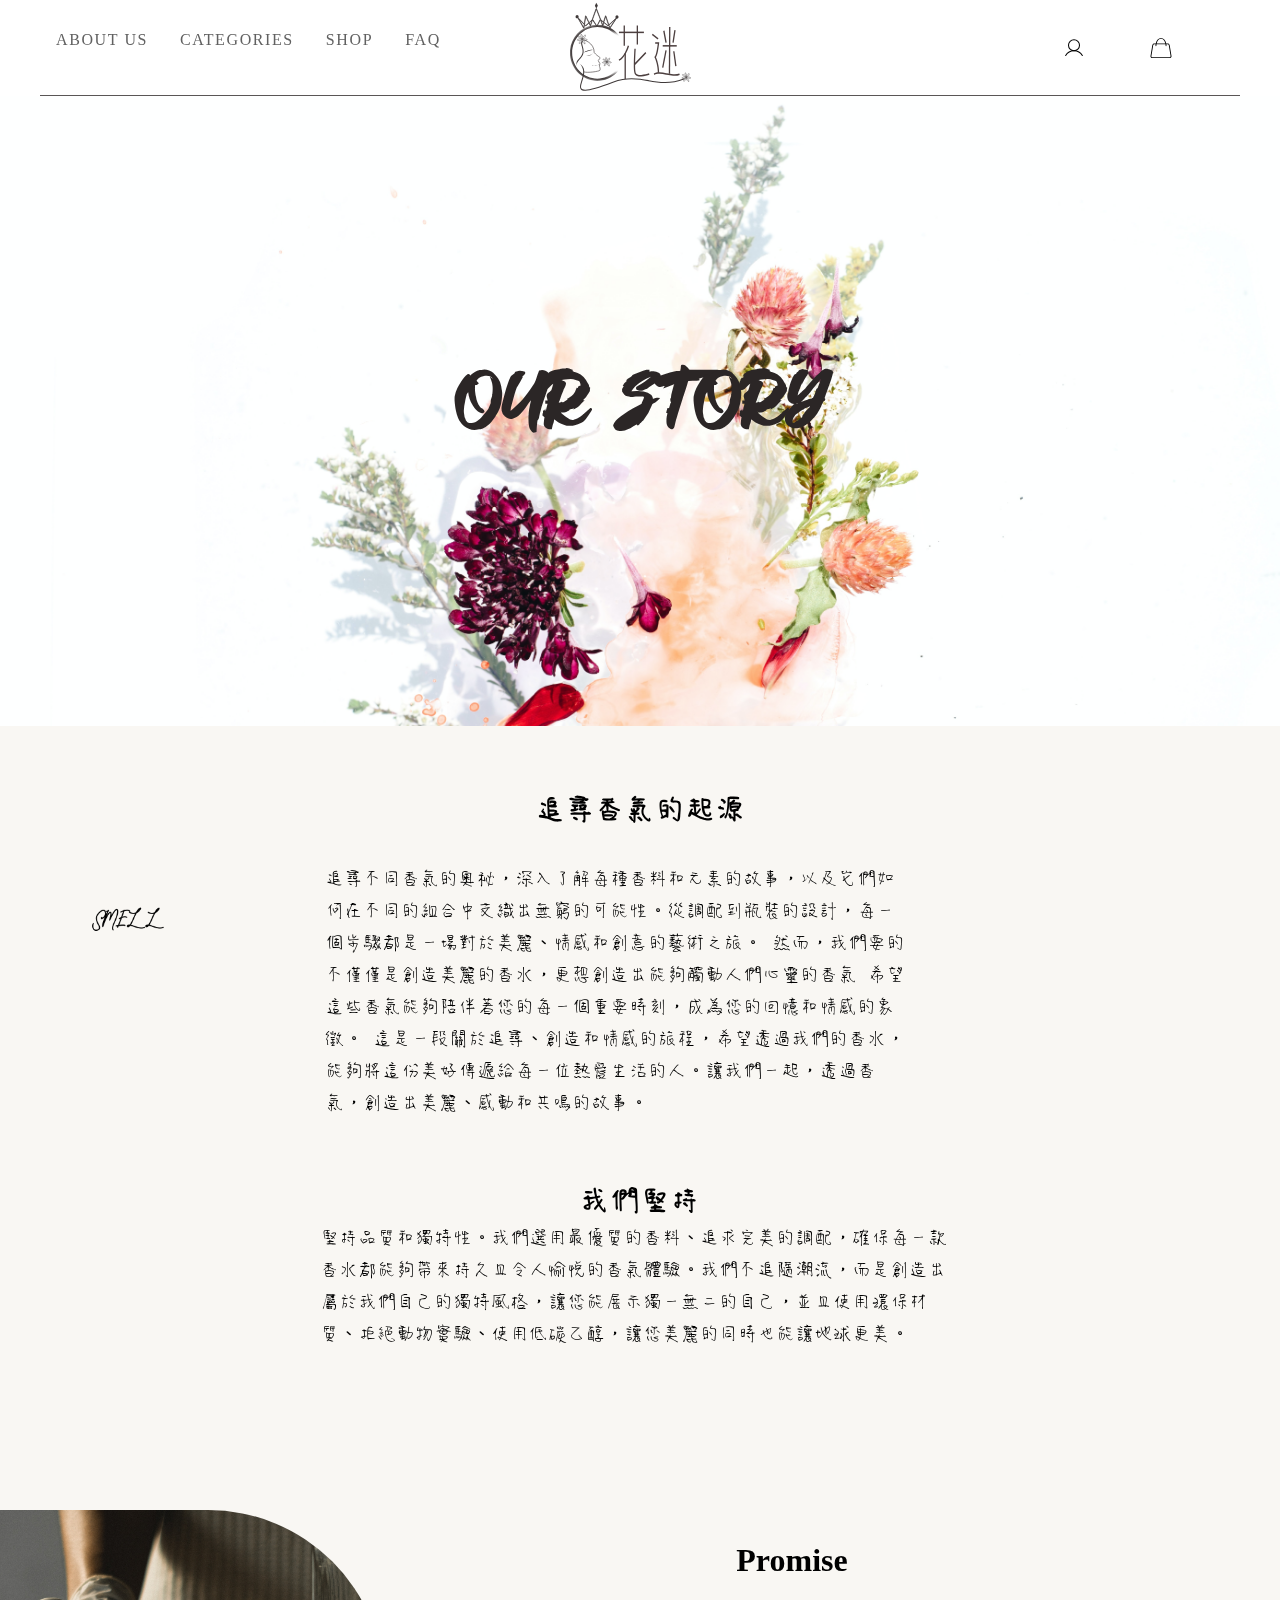
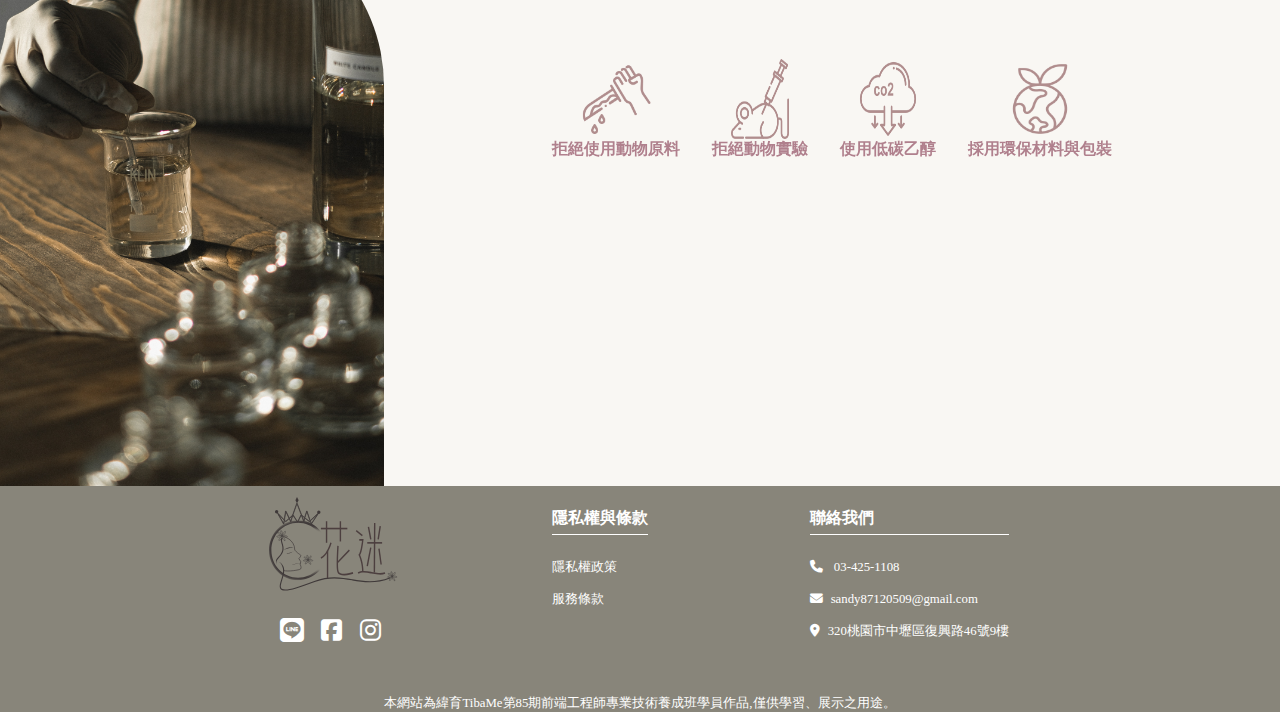
<file: html/about_us.html>
<!DOCTYPE html>
<html lang="en">
  <head>
    <meta charset="UTF-8">
    <meta name="viewport" content="width=device-width, initial-scale=1.0">
    <title>關於我們</title>
    <link rel="icon" href="../RWD_pic/logo.svg">
    <link rel="stylesheet" href="../css/common.css">
    <link rel="stylesheet"
      href="https://cdnjs.cloudflare.com/ajax/libs/font-awesome/6.4.2/css/all.min.css">
      <link href="https://unpkg.com/aos@2.3.1/dist/aos.css" rel="stylesheet">
      <script src="https://unpkg.com/aos@2.3.1/dist/aos.js"></script>
    <style>
      @font-face {
      font-family: 'Foxlite';
      src: url(../css/Foxlite\ Script.woff) format("woff");
      }

      @font-face {
        font-family: 'JasonHandwriting5';
        src: url(../css/JasonHandwriting5.woff) format("woff");
      }

        .title{
            width: 100%;
            height: 70vh;
            color: #2b2626;
            font-size: 6vmin;
            display: flex;
            flex-direction: column;
            justify-content: center;
            align-items: center;
            background-image: url(../RWD_pic/evie-s-XjX3Ju1jFfU-unsplash.jpg);
            background-size: cover;
            line-height: 4rem;
            position: sticky;
            top: -1px;
        }
        .title h2{
          font-family: 'Foxlite';
        }
        .bg h3{
          font-family: 'JasonHandwriting5','Noto Serif TC', serif;
        }
       
        .about_content{
          width: 100%;
          background-color: #f9f6f2eb;
          overflow: hidden;
          position: relative;
          z-index: 1;
          font-size: 1.6rem;
        }
    
        .part1{
          max-width: 900px;
          margin: auto;
          padding-top: 2rem;
        }
        .part1 img{
          width: 20%;
          float:right;
          vertical-align: top;
        }
        .artical{
          width: 70%;
          margin: auto;
          padding-right: 4%;
          line-height: 2rem;
        }
        .artical p{
          font-size: 1.2rem;
          font-family: 'JasonHandwriting5','Noto Serif TC', serif;
          width: 100%;
          margin: auto;
          font-weight: 500;
        }
        .part1 .smell{
          position: absolute;
          left: 0;
          top: 10rem;
        }
        .part1 h3{
          margin: 2rem 0;
          text-align: center;
          position: relative;
        }
  

        .part2{
          width: 100%;
          margin: auto;
          display: flex;
          flex-direction: column;
          align-items: center;
        }
   
        .part2 h3{
          margin-top: 3rem;
        }
        .part2 p{
          width: 50%;
          margin: 0 auto;
          line-height: 2rem;
          font-family: 'JasonHandwriting5','Noto Serif TC', serif;
          font-size: 1.2rem;
        }
        .part2 img{
          width: 50%;
        }
        .model{
          width: 15%;
          aspect-ratio: 1/0.8;
          background-color: #ffffff;
          position: absolute;
          padding-top: 0.5rem;
          text-align: center;
          font-size: 1rem;
          font-weight: 700;
        }
        .model:nth-of-type(1){
          left: 1%;
          top: 35%;
        }
        .model:nth-of-type(2){
          top: 50%;
          right: 1%;
        }
        .outer{
          width: 90%;
          height: 80%;
          margin: auto;
          margin-bottom: 0.2rem;
          background-size: cover;
        }
        .nature{
          background-image: url(../RWD_pic/nature_pic.jpg);
          
        }
        .flower{
          background-image: url(../RWD_pic/aedrian-AAyf8ThNAeA-unsplash.jpg);
        }

        .last_part{
          width: 100%;
          display: flex;
          margin-top: 10rem;
        }
        .last_part .pic{
          width: 30%;
          aspect-ratio: 1/1.5;
          border-radius: 0 11rem 0 0;
          background-image: url(../RWD_pic/radom_4.jpg);
          background-size: cover;
          background-position: center;
        }
        .last_part .content{
          width: 70%;
        }
        .last_part .content h4{
         font-size: 2rem;
         text-align: center;
         margin-top: 2rem;
         padding-right: 5rem;
        }
        .last_part .content ul{
          display: flex;
          justify-content: center;
        }
        .last_part .content li{
          height: 100%;
          font-size: 1rem;
          font-weight: 600;
          text-align: center;
          color: #b0808d;
          word-break: keep-all;
          margin: 5rem 1rem;
        }
        .content li img{
          width: 60%;
          margin: auto;
          height: 5rem;
          vertical-align: top;
        }
   


       @media screen and (max-width:776px) {
        .last_part .pic{
          width: 50%;
        }
        .last_part .content{
          width: 50%;
        }
        .last_part .content ul{
          display: flex;
          flex-direction: column;
          align-items: center;
        }
        .last_part .content li{
          margin:  0;
          padding: 1rem;
          font-size: 0.8rem;
        }
        .model{
          font-size: 0.6rem;
        }
        .model:nth-of-type(1){
         left: 1%;
          top: 0;
        }
        .model:nth-of-type(2){
         right: 1%;
          top: 40%;
        }
        
       }
    </style>
  </head>
  <body>
    <nav class="nav_main">
      <div class="nav_menu">
        <input type="checkbox" id="ham-menu">
        <label for="ham-menu">
          <div class="hb">
            <span></span>
            <span></span>
            <span></span>
          </div>
        </label>

        <div class="sub-menu">
          <ul>
            <li><a href="../html/about_us.html">ABOUT US</a></li>
            <li><a href="../html/Product.html">CATEGORIES</a></li>
            <li><a href="../html/Shop.html">SHOP</a></li>
            <li><a href="../html/FAQ.html">FAQ</a></li>
          </ul>
        </div>
      </div>
      <div class="header_pic">
        <div class="logo">
          <div class="logo_w">
            <a href="../html/index.html">
              <img src="../RWD_pic/logo.svg" alt="logo">
            </a>
          </div>
        </div>
        <div class="icon_nav">
          <div class="user_icon">
            <a href="../html/log-in.html"><img src="../RWD_pic/user-icon.svg"
                alt="user_icon"></a>
          </div>
          <div class="cart_icon">
            <input type="checkbox" id="bag_btn">
            <label for="bag_btn">
              <img src="../RWD_pic/bag-icon.svg" alt="shopping-bag">
            </label>
            <div class="cart_menu">
              <div class="cart_title">
                <h1>購物車</h1>
                <h2>SHOP CART</h2>
              </div>
              <div class="cart_area"><p>目前沒有東西</p></div>
              <a href="../html/shop-cart.html"><input type="button" value="前往結帳"></a>
            </div>
          </div>
        </div>
      </div>
    </nav>
    <div class="bg">
      <div class="title">
        <h2>OUR STORY</h2>
      </div>

      <div class="about_content">

        <div class="part1">

          <h3>追尋香氣的起源</h3>
          <img src="../RWD_pic/woman-7042516_1920.jpg" alt="" data-aos="fade-up"
          data-aos-offset="100"
          data-aos-easing="ease-in-sine">
          <div class="artical">
            <p>追尋不同香氣的奧祕，深入了解每種香料和元素的故事，以及它們如何在不同的組合中交織出無窮的可能性。從調配到瓶裝的設計，每一個步驟都是一場對於美麗、情感和創意的藝術之旅。
              然而，我們要的不僅僅是創造美麗的香水，更想創造出能夠觸動人們心靈的香氣
              希望這些香氣能夠陪伴著您的每一個重要時刻，成為您的回憶和情感的象徵。
              這是一段關於追尋、創造和情感的旅程，希望透過我們的香水，能夠將這份美好傳遞給每一位熱愛生活的人。讓我們一起，透過香氣，創造出美麗、感動和共鳴的故事。</p>
          </div>
          <img class="smell" src="../RWD_pic/SMELL.png" alt>
        </div>

        <div class="part2">
          <h3>我們堅持</h3>

          <p>堅持品質和獨特性。我們選用最優質的香料、追求完美的調配，確保每一款香水都能夠帶來持久且令人愉悅的香氣體驗。我們不追隨潮流，而是創造出屬於我們自己的獨特風格，讓您能展示獨一無二的自己，並且使用環保材質、拒絕動物實驗、使用低碳乙醇，讓您美麗的同時也能讓地球更美。</p>
          <div class="model"  data-aos="fade-right"
          data-aos-offset="100"
          data-aos-easing="ease-in-sine">
            <div class="outer nature" >
            </div>
            沉浸自然
          </div>
          <div class="model"  data-aos="fade-left"
          data-aos-offset="100"
          data-aos-easing="ease-in-sine">
            <div class="outer flower">
            </div>
            沉醉花香
          </div>
        </div>

        <div class="last_part">
          <div class="pic"></div>
          <div class="content">
            <h4>Promise</h4>
            <ul>
              <li>
                <img src="../RWD_pic/kill.png" alt=""><br>拒絕使用動物原料</li>
              <li>
                <img src="../RWD_pic/animal-test.png" alt=""><br>拒絕動物實驗</li>
              <li>
                <img src="../RWD_pic/carbon-dioxide.png" alt=""><br>使用低碳乙醇</li>
              <li>
                <img src="../RWD_pic/environment_earth_icon.png" alt=""><br>採用環保材料與包裝</li>
            </ul>
          </div>
        </div>
      </div>
    </div>

    <div class="footer">
      <div class="footer_main">
        <div class="icons">
          <img src="../RWD_pic/logo.svg" alt>
          <a href="#">
            <i class="fa-brands fa-line" style="color: #ffffff;"></i>
          </a>
          <a href="#">
            <i class="fa-brands fa-square-facebook" style="color: #ffffff;"></i>
          </a>
          <a href="#">
            <i class="fa-brands fa-instagram" style="color: #ffffff;"></i>
          </a>
        </div>
        <ul>
          <h3>隱私權與條款</h3>
          <li><a href="../html/privacy_terms.html">隱私權政策</a></li>
          <li><a href="../html/privacy_terms.html">服務條款</a></li>
        </ul>
        <ul>
          <h3>聯絡我們</h3>
          <li><i class="fa-solid fa-phone" style="color: #ffffff;"></i>
            03-425-1108</li>
          <li><i class="fa-solid fa-envelope" style="color: #ffffff;"></i>sandy87120509@gmail.com</li>
          <li><i class="fa-solid fa-location-dot" style="color: #ffffff;"></i>320桃園市中壢區復興路46號9樓</li>
        </ul>
      </div>
      <p>本網站為緯育TibaMe第85期前端工程師專業技術養成班學員作品,僅供學習、展示之用途。</p>
    </div>

    <script>
      AOS.init();
    </script>
  </body>
</html>
</file>
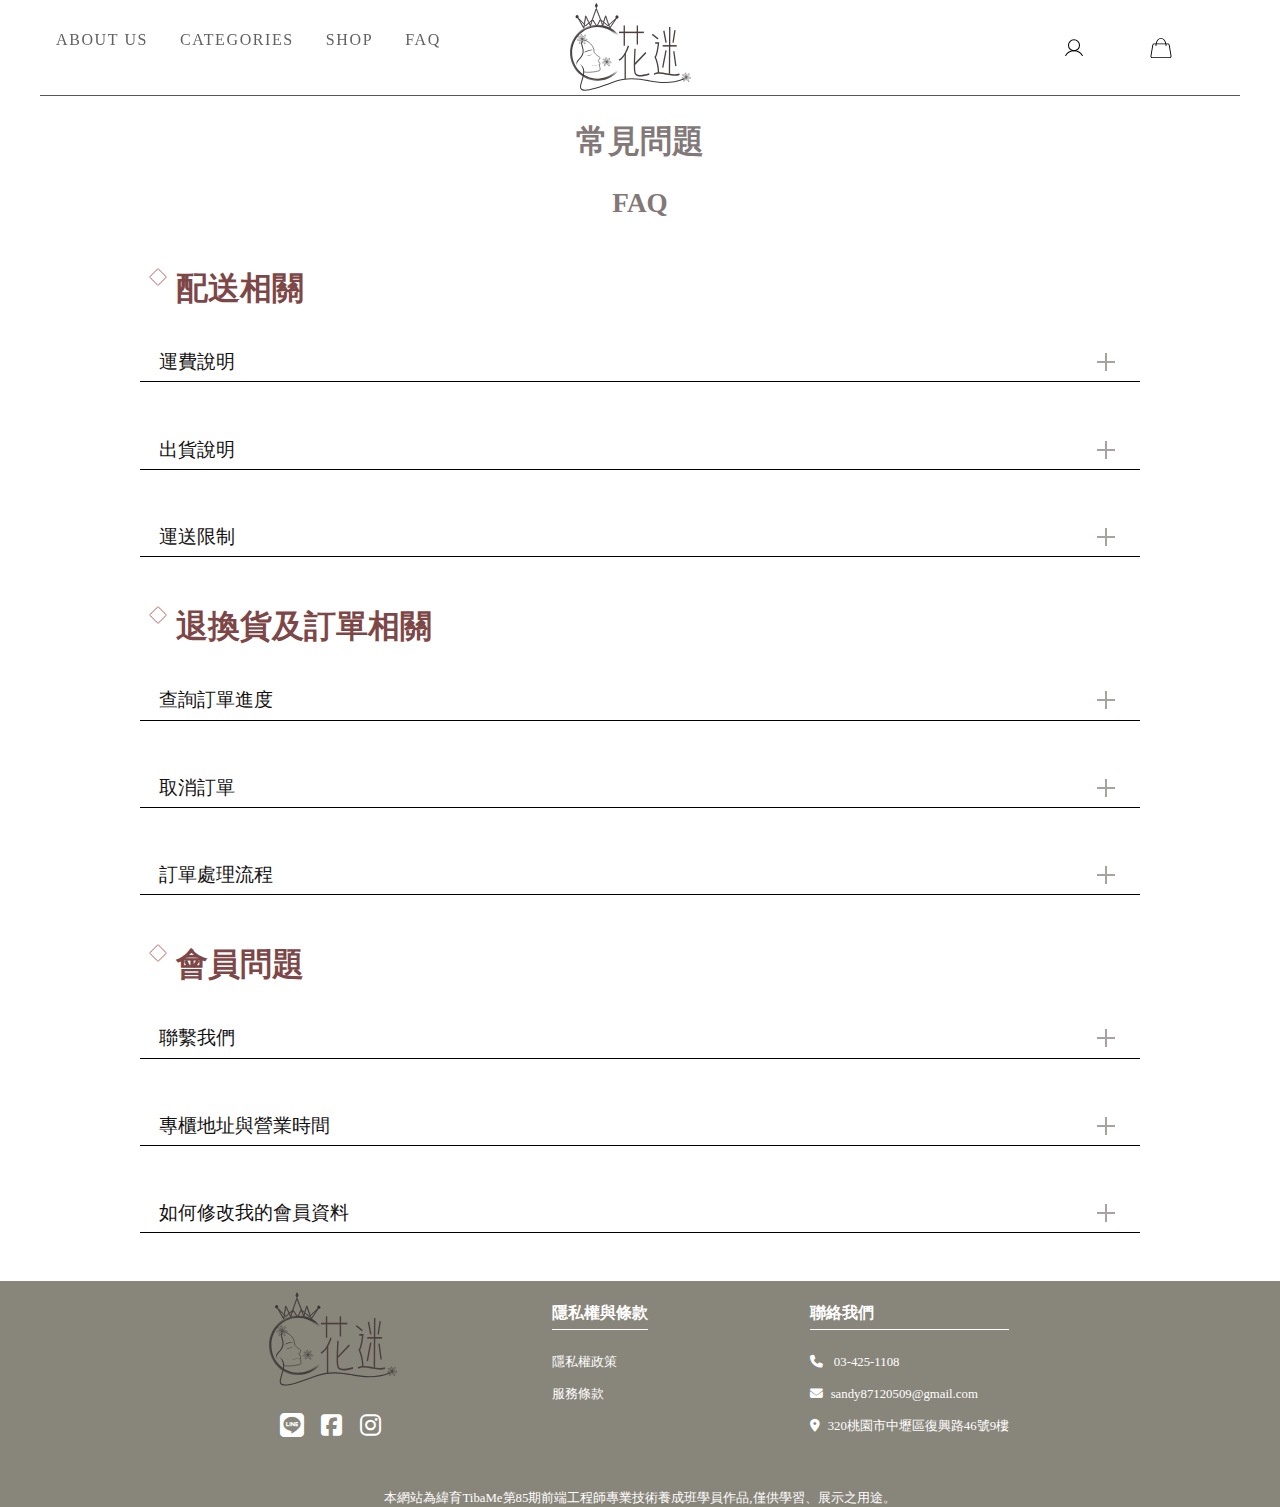
<file: html/FAQ.html>
<!DOCTYPE html>
<html lang="en">
<head>
    <meta charset="UTF-8">
    <meta name="viewport" content="width=device-width, initial-scale=1.0">
    <title>常見問題</title>
    <link rel="stylesheet" href="../css/common.css">
    <link rel="icon" href="../RWD_pic/logo.svg">
    <link rel="stylesheet" href="https://cdnjs.cloudflare.com/ajax/libs/font-awesome/6.4.2/css/all.min.css">
    <style>
 
 .qa input{
        display: none;
    }
   
    .qa-txt h1{
        color: #827878;
    }
    .qa-txt h2{
        color: #827878;
        margin-bottom: 3rem;
    }
   
    .qa h1{
        max-width: 1000px;
        margin: auto;
        padding-bottom: 2rem;
        color: #7d4747;
    }
    .qa h1 img{
        width: 20px;
        vertical-align: top;
        margin: 0 0.5rem;
    }
    .qa ul{
        max-width: 1000px;
        margin: auto;
    }
    .qa li{
        width: 100%;
        margin-bottom: 3rem; 
        border-bottom: 1px solid #000;

    }
    
    .title{
        width: 100%;
        display: flex;
        justify-content: space-between;
        align-items: center;
        font-size: 1.2rem;
        color: #141212;
        height: 1.8rem;
        padding:1.2rem;
        
        
    }

    .add_minus{
        width: 30px;
        height: 30px;
        position: relative;
    }
    .add_minus span{
        width: 60%;
        height: 2px;
        margin: auto;
        inset: 0;
        position: absolute;
        background-color: #a8a2a2;
    }
    .add_minus span:first-child{
        rotate: 90deg;
        transition: rotate .3s ;
    }
    .sub-menu_qa{
        width: 100%;
        display: none;
        padding: 1em;
        line-height: 2rem;
        color: #392d2d;
        font-size: 100%;
        background-color: #eae7e7f1;;
    }
    
   
    .qa input:checked ~ label span{
        rotate: 0deg;
        transition:rotate 0.3s;

    }

    .qa input:checked ~ .sub-menu_qa{
      
        display: block;
        background-color: #eae7e7f1;
        
    }
        .qa-txt{
            max-width: 1200px;
            margin: auto;
            text-align: center;        
            color: #181616;
        }
        .qa-txt h1{
            font-size: 2rem;
            margin: 1.5rem 0;
        }
        .qa-txt h2{
            font-size: 1.7rem;

        }
       
    </style>
</head>
<body>
   
    <nav class="nav_main">
        <div class="nav_menu">
          <input type="checkbox" id="ham-menu">
            <label for="ham-menu">
              <div class="hb">
                <span></span>
                <span></span>
                <span></span>
              </div>
            </label>
        
          <div class="sub-menu">
            <ul>
            <li><a href="../html/about_us.html">ABOUT US</a></li>
            <li><a href="../html/Product.html">CATEGORIES</a></li>
            <li><a href="../html/Shop.html">SHOP</a></li>
            <li><a href="../html/FAQ.html">FAQ</a></li>
            </ul>
          </div>
        </div>
        <div class="header_pic">
          <div class="logo">
            <div class="logo_w">
              <a href="../html/index.html">
                <img src="../RWD_pic/logo.svg" alt="logo">
              </a>
            </div>
          </div>
          <div class="icon_nav">
            <div class="user_icon">
              <a href="../html/log-in.html"><img src="../RWD_pic/user-icon.svg" alt="user_icon"></a>
            </div>
            <div class="cart_icon">
              <input type="checkbox" id="bag_btn">
              <label for="bag_btn">
                <img src="../RWD_pic/bag-icon.svg" alt="shopping-bag">
              </label>
              <div class="cart_menu">
                <div class="cart_title">
                  <h1>購物車</h1>
                  <h2>SHOP CART</h2>
                </div>
                <input type="button" value="前往結帳" >
              </div>
            </div>
          </div>
        </div>
      </nav>
     
        <div class="qa-txt">
            <h1>常見問題</h1>
            <h2>FAQ</h2>
        </div>
   
    

    <section class="qa">
        <h1><img src="../RWD_pic/diamond_thin_icon.png" alt="">配送相關</h1>
        <ul>
            <!-- 第一段 -->
            <li>
                <input type="checkbox" name="" id="freight">
                <label for="freight">
                    <div class="title">
                        <p>運費說明</p>
                    <div class="add_minus">
                        <span></span>
                        <span></span>
                    </div>
                    </div>
                </label>
                <ul class="sub-menu_qa">
                    <p>除網站上所標示之特別活動說明外，運費處理原則如下：
                        若滿足免運條件，購物袋內顯示之運費將於結帳流程扣除
                        單筆訂單金額折扣後滿2,000元，即享免運費服務(包含外島地區)。
                        單筆訂單金額折扣後未滿2,000元，需收運費100元(包含超商取件)。
                        下列外島送貨地址，「送貨到府」則需另再加收運費120元，其餘未列出之外島則尚未提供運送服務。
                        金門縣 : 金沙、金湖、金寧、金城、烈嶼(大膽島、二膽島除外)
                        連江縣 : 南竿、北竿、莒光、東引
                        澎湖縣 : 西嶼、湖西、馬公(虎井島、桶盤島除外)、白沙(大倉島、員貝嶼、鳥嶼、吉貝嶼除外)
                        臺東縣 : 綠島</p>
                </ul>
            </li>
            <!-- 第一段結束 -->
    <!-- 第二段 -->
            <li>
                <input type="checkbox" name="" id="ship">
                <label for="ship">
                    <div class="title">
                        <p>出貨說明</p>
                    <div class="add_minus">
                        <span></span>
                        <span></span>
                    </div>
                    </div>
                </label>
                <ul class="sub-menu_qa">
                    <p>配送方式
                        送貨到府、超商取貨。
                        出貨時間為正常營業日(不含法定例假日)。
                        上午12點前之訂單可於當日出貨，12點後的訂單於下單起1個工作日後出貨。
                        送貨到府時間僅供台灣本島地區做參考，外島配送需多加2-3個工作天。
                        除下列外島送貨地址，其餘未列出之外島則尚未提供運送服務。
                        金門縣 : 金沙、金湖、金寧、金城、烈嶼(大膽島、二膽島除外)
                        連江縣 : 南竿、北竿、莒光、東引
                        澎湖縣 : 西嶼、湖西、馬公(虎井島、桶盤島除外)、白沙(大倉島、員貝嶼、鳥嶼、吉貝嶼除外)
                        臺東縣 : 綠島
                        超商取貨僅限7-11、全家、萊爾富及OK之門市。
                        商品配送到指定超商門市時，會以簡訊通知取件。
                        外島地區到貨時間將比本島到貨時間晚1-2天。
                        超商取貨請務必於7日內(含例假日)前往指定門市取貨，超過時間超商會將包裹做退貨處理。
                        超商取件有材積限制，若您的訂單超出限制，將會由客服專員與您聯繫更改配送方式。</p>
                </ul>
            </li>
            <!-- 第二段結束 -->
            <!-- 第三段 -->
            <li>
                <input type="checkbox" name="" id="delivery">
                <label for="delivery">
                    <div class="title">
                        <p>運送限制</p>
                    <div class="add_minus">
                        <span></span>
                        <span></span>
                    </div>
                    </div>
                </label>
                <ul class="sub-menu_qa">
                    <p>遵守「民用航空危險物品空運管理辦法」相關規定，某些產品可能無法由空運配送到外島地區。如您願意提供台灣本島的配送地址，我們會立即為您寄送訂單上的全部商品。
                        商品「送貨到府」服務僅限台灣本島與澎湖/金門/馬祖等外島部分地區。部分外島區域不提供宅配服務，下單前請先與我們聯繫確認是否提供宅配服務。</p>
                </ul>
            </li>
            <!-- 第三段結束 -->
        </ul>
    </section>
<!-- 第二區 -->
    <section class="qa">
        <h1><img src="../RWD_pic/diamond_thin_icon.png" alt="">退換貨及訂單相關</h1>
        <ul>
            <!-- 第一段 -->
            <li>
                <input type="checkbox" name="" id="find">
                <label for="find">
                    <div class="title">
                        <p>查詢訂單進度</p>
                    <div class="add_minus">
                        <span></span>
                        <span></span>
                    </div>
                    </div>
                </label>
                <ul class="sub-menu_qa">
                    <p>登入您的帳戶後點選「我的訂單」，即可追蹤訂單狀態。點選「查閱」以檢視訂單狀態及送貨進度。訂單發貨後，您將於您所提供之電子郵件信箱或簡訊收到發貨通知，發貨通知會顯示訂單號碼。
                        若在收到發貨通知後7個工作日內未收到包裹，請聯絡我們，我們將有專人為您服務。</p>
                </ul>
            </li>
            <!-- 第一段結束 -->
    <!-- 第二段 -->
            <li>
                <input type="checkbox" name="" id="cancel-faq">
                <label for="cancel-faq">
                    <div class="title">
                        <p>取消訂單</p>
                    <div class="add_minus">
                        <span></span>
                        <span></span>
                    </div>
                    </div>
                </label>
                <ul class="sub-menu_qa">
                    <p>請聯繫我們，了解訂單處理進度。一旦您的訂單已出貨，我們已無法修改或取消。不便之處，敬請原諒。若您希望提出退貨申請，請聯絡我們，我們將有專人為您服務。</p>
                </ul>
            </li>
            <!-- 第二段結束 -->
            <!-- 第三段 -->
            <li>
                <input type="checkbox" name="" id="orderprocess">
                <label for="orderprocess">
                    <div class="title">
                        <p>訂單處理流程</p>
                    <div class="add_minus">
                        <span></span>
                        <span></span>
                    </div>
                    </div>
                </label>
                <ul class="sub-menu_qa">
                    <p>出貨時間為正常營業日(不含法定例假日)。
                        大部分訂單將在1-2個工作日內處理（不包括週末）。週六和週日所下訂單將在週一處理。
                        夜間或次日訂單，在上午12點前，將在當日處理。
                        目前僅能為收貨地址在台灣境內的線上訂單提供送貨服務。
                        所有交易將獲得銀行授權，只有經授權的購買將被處理和送貨。</p>
                </ul>
            </li>
            <!-- 第三段結束 -->
            
        </ul>
    </section>

    <!-- 第三區 -->
    <section class="qa">
        <h1><img src="../RWD_pic/diamond_thin_icon.png" alt="">會員問題</h1>
        <ul>
            <!-- 第一段 -->
            <li>
                <input type="checkbox" name="" id="contact_faq">
                <label for="contact_faq">
                    <div class="title">
                        <p>聯繫我們</p>
                    <div class="add_minus">
                        <span></span>
                        <span></span>
                    </div>
                    </div>
                </label>
                <ul class="sub-menu_qa">
                    誠摯邀請您使用以下方式與我們聯絡，讓我們為您提供協助。
                   <p> 1.撥打客服電話03-251108與我們聯繫</p> 
                   <p>2.點選網頁右下角圖示與線上客服談話</p>
                </ul>
            </li>
            <!-- 第一段結束 -->
    <!-- 第二段 -->
            <li>
                <input type="checkbox" name="" id="time">
                <label for="time">
                    <div class="title">
                        <p>專櫃地址與營業時間</p>
                    <div class="add_minus">
                        <span></span>
                        <span></span>
                    </div>
                    </div>
                </label>
                <ul class="sub-menu_qa">
                    <p>請洽官網查詢或撥打客服電話。</p>
                </ul>
            </li>
            <!-- 第二段結束 -->
            <!-- 第三段 -->
            <li>
                <input type="checkbox" name="" id="data">
                <label for="data">
                    <div class="title">
                        <p>如何修改我的會員資料</p>
                    <div class="add_minus">
                        <span></span>
                        <span></span>
                    </div>
                    </div>
                </label>
                <ul class="sub-menu_qa">
                    <p> 一旦會員資料建立後，即不可從後台修改帳號訊息。如欲修改聯絡資訊（如: 姓名、手機號碼等），請聯絡我們。</p>
                </ul>
            </li>
            <!-- 第三段結束 -->
            
        </ul>
    </section>


    <div class="footer">
        <div class="footer_main">
          <div class="icons">
            <img src="../RWD_pic/logo.svg" alt="">
            <a href="#">
              <i class="fa-brands fa-line" style="color: #ffffff;"></i>
            </a>
            <a href="#">
              <i class="fa-brands fa-square-facebook" style="color: #ffffff;"></i>
            </a>
            <a href="#">
              <i class="fa-brands fa-instagram" style="color: #ffffff;"></i>
            </a>
          </div>
          <ul>
            <h3>隱私權與條款</h3>
            <li><a href="../html/privacy_terms.html">隱私權政策</a></li>
            <li><a href="../html/privacy_terms.html">服務條款</a></li>
          </ul>
          <ul>
            <h3>聯絡我們</h3>
            <li><i class="fa-solid fa-phone" style="color: #ffffff;"></i> 03-425-1108</li>
            <li><i class="fa-solid fa-envelope" style="color: #ffffff;"></i>sandy87120509@gmail.com</li>
            <li><i class="fa-solid fa-location-dot" style="color: #ffffff;"></i>320桃園市中壢區復興路46號9樓</li>
          </ul>
        </div>
        <p>本網站為緯育TibaMe第85期前端工程師專業技術養成班學員作品,僅供學習、展示之用途。</p>
      </div>
</div>
   
</body>
</html>
</file>
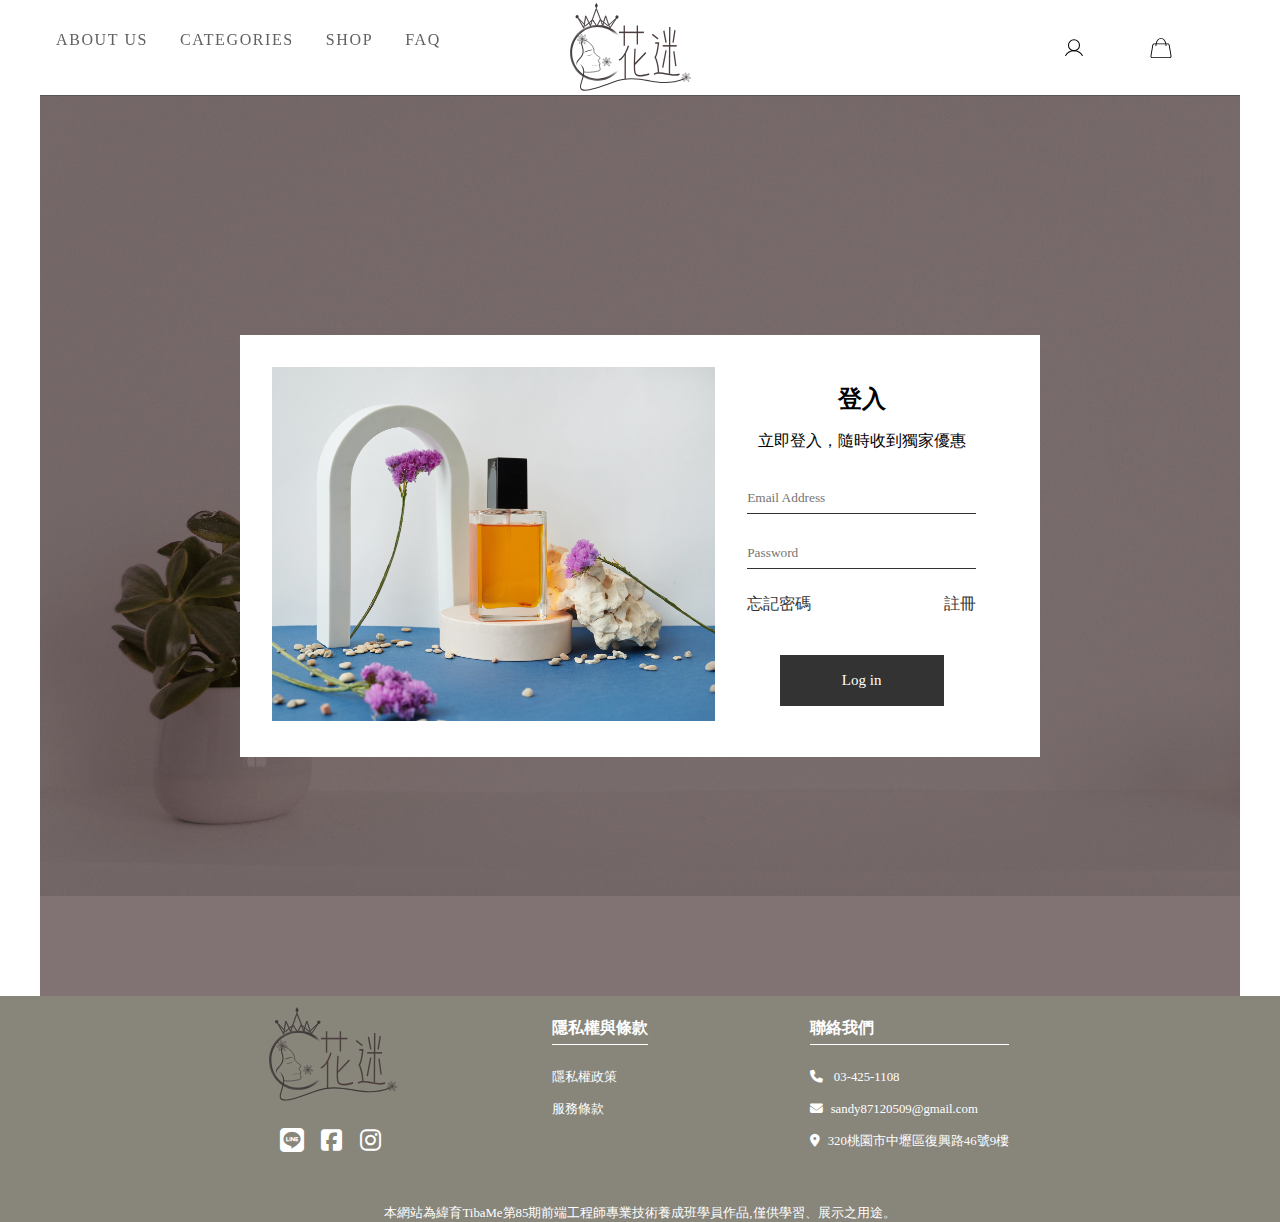
<file: html/log-in.html>
<!DOCTYPE html>
<html>
	<head>
		<meta charset="utf-8">
		<title>登入</title>
		<meta name="viewport" content="width=device-width, initial-scale=1.0">
		<link rel="stylesheet" href="../css/login.css">
        <link rel="stylesheet" href="../css/common.css">
        <link rel="stylesheet" href="https://cdnjs.cloudflare.com/ajax/libs/font-awesome/6.4.2/css/all.min.css">
	</head>

	<body>
    <nav class="nav_main">
      <div class="nav_menu">
        <input type="checkbox" id="ham-menu">
          <label for="ham-menu">
            <div class="hb">
              <span></span>
              <span></span>
              <span></span>
            </div>
          </label>
      
        <div class="sub-menu">
          <ul>
          <li><a href="../html/about_us.html">ABOUT US</a></li>
          <li><a href="../html/Product.html">CATEGORIES</a></li>
          <li><a href="../html/Shop.html">SHOP</a></li>
          <li><a href="../html/FAQ.html">FAQ</a></li>
          </ul>
        </div>
      </div>
      <div class="header_pic">
        <div class="logo">
          <div class="logo_w">
            <a href="../html/index.html">
              <img src="../RWD_pic/logo.svg" alt="logo">
            </a>
          </div>
        </div>
        <div class="icon_nav">
          <div class="user_icon">
            <a href="../html/log-in.html"><img src="../RWD_pic/user-icon.svg" alt="user_icon"></a>
          </div>
          <div class="cart_icon">
            <input type="checkbox" id="bag_btn">
            <label for="bag_btn">
              <img src="../RWD_pic/bag-icon.svg" alt="shopping-bag">
            </label>
            <div class="cart_menu">
              <div class="cart_title">
                <h1>購物車</h1>
                <h2>SHOP CART</h2>
              </div>
              <input type="button" value="前往結帳" >
            </div>
          </div>
        </div>
      </div>
    </nav>

		<div class="wrapper" style="background-image: url('../RWD_pic/log_bg.jpg');">
			<div class="inner">
				<div class="image-holder">
					<img src="../RWD_pic/log_pic.jpg" alt="">
				</div>
				<form action="">
					<h3>登入</h3>
					<p>立即登入，隨時收到獨家優惠</p>
					<div class="form-wrapper">
						<input type="text" placeholder="Email Address" class="form-control">
						<i class="zmdi zmdi-email"></i>
					</div>
					<div class="form-wrapper">
						<input type="password" placeholder="Password" class="form-control">
						<i class="zmdi zmdi-lock"></i>
					</div>
					<div class="log-link">
                        <a href="#">忘記密碼</a>
					<a href="#">註冊</a>
                    </div>
					<button>Log in
					</button>
				</form>
			</div>
		</div>
		
    <div class="footer">
      <div class="footer_main">
        <div class="icons">
          <img src="../RWD_pic/logo.svg" alt="">
          <a href="#">
            <i class="fa-brands fa-line" style="color: #ffffff;"></i>
          </a>
          <a href="#">
            <i class="fa-brands fa-square-facebook" style="color: #ffffff;"></i>
          </a>
          <a href="#">
            <i class="fa-brands fa-instagram" style="color: #ffffff;"></i>
          </a>
        </div>
        <ul>
          <h3>隱私權與條款</h3>
          <li><a href="../html/privacy_terms.html">隱私權政策</a></li>
          <li><a href="../html/privacy_terms.html">服務條款</a></li>
        </ul>
        <ul>
          <h3>聯絡我們</h3>
          <li><i class="fa-solid fa-phone" style="color: #ffffff;"></i> 03-425-1108</li>
          <li><i class="fa-solid fa-envelope" style="color: #ffffff;"></i>sandy87120509@gmail.com</li>
          <li><i class="fa-solid fa-location-dot" style="color: #ffffff;"></i>320桃園市中壢區復興路46號9樓</li>
        </ul>
      </div>
      <p>本網站為緯育TibaMe第85期前端工程師專業技術養成班學員作品,僅供學習、展示之用途。</p>
    </div>
	</body>
</html>
</file>
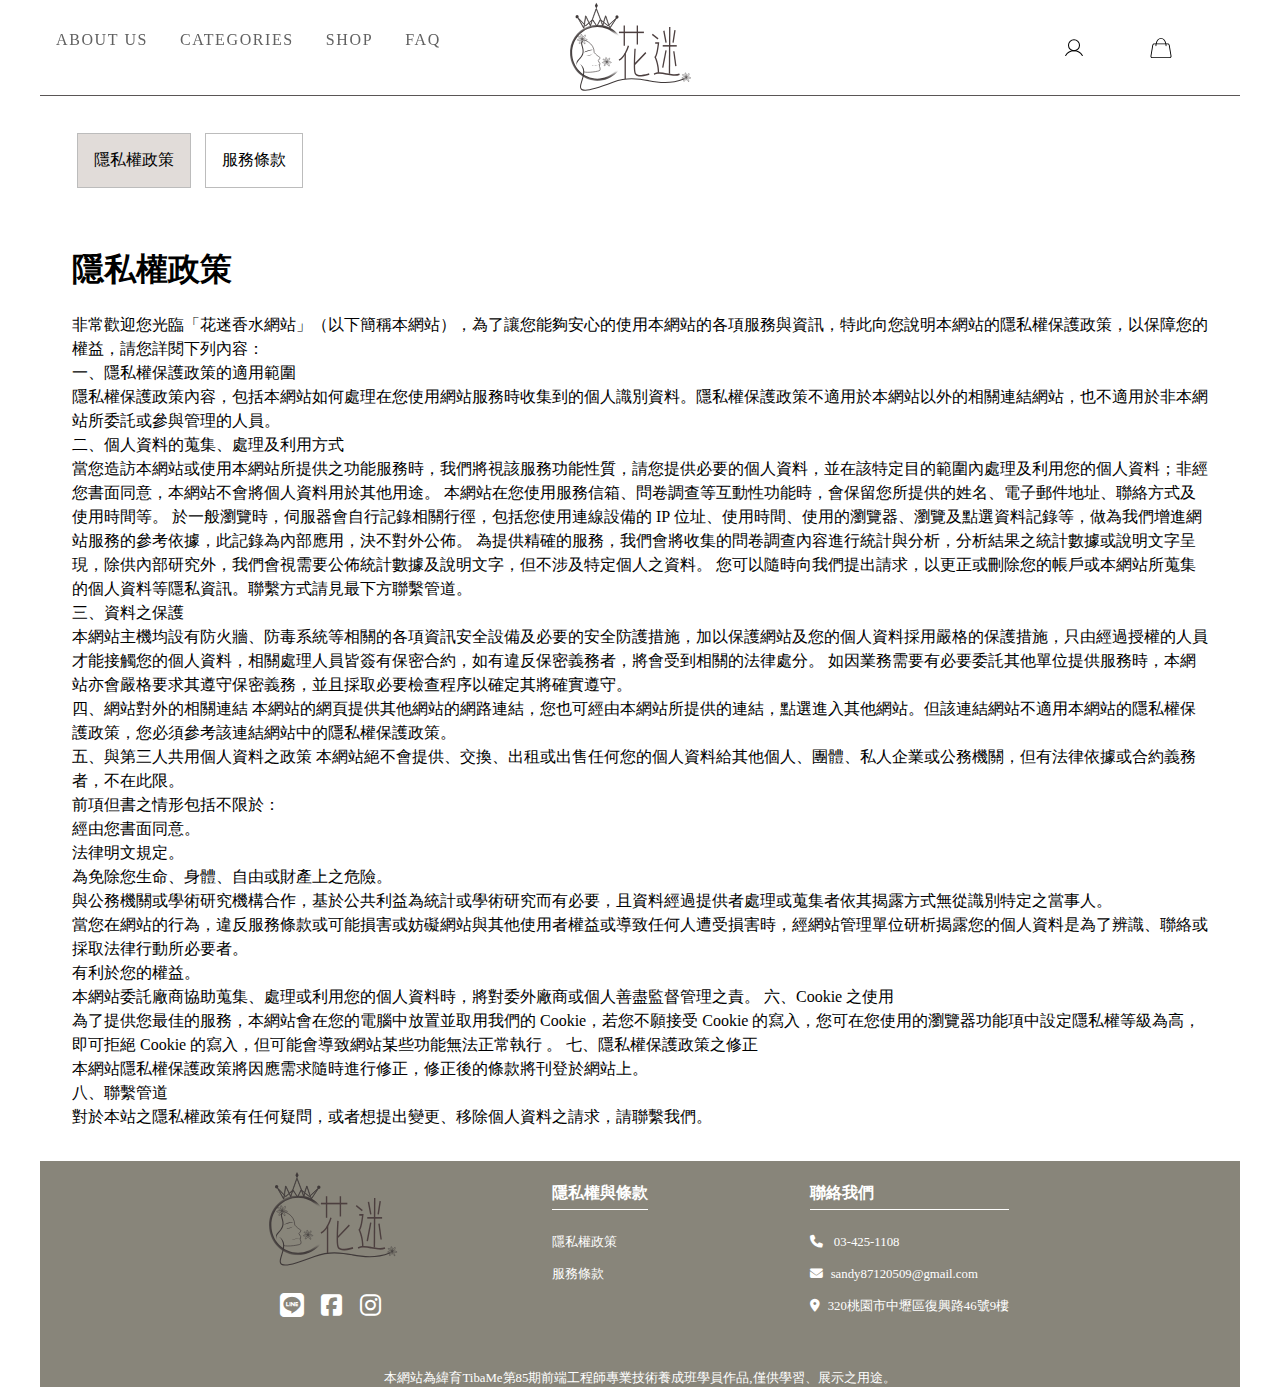
<file: html/privacy_terms.html>
<!DOCTYPE html>
<html lang="en">
<head>
    <meta charset="UTF-8">
    <meta name="viewport" content="width=device-width, initial-scale=1.0">
    <title>Document</title>
    <script src="../js/jquery-3.7.0.min.js"></script>
    <link rel="stylesheet" href="../css/common.css">
    <link rel="stylesheet" href="https://cdnjs.cloudflare.com/ajax/libs/font-awesome/6.4.2/css/all.min.css">
    <style>

#tab-demo{ 
    max-width: 1200px;
    margin: auto;
}
#tab-demo > ul{ 
    display:block;
    margin: 2rem;

}

#tab-demo > ul > li{ 
    display:inline-block; 
    vertical-align:top;
    margin:5px; 
    border:1px solid #BCBCBC;  
     padding:1rem;
}
#tab-demo >  ul > li a{ 
    color:#000; 
    text-decoration:none;
}
#tab-demo > ul > li.active{ 
    background:#e1dcd9;
}
#tab-demo > .tab-inner{ 
    line-height: 1.5em;
    padding: 2rem;
}
.tab-inner h1{
    margin-bottom: 2rem;
}

    </style>
</head>
<body>
  <nav class="nav_main">
    <div class="nav_menu">
      <input type="checkbox" id="ham-menu">
        <label for="ham-menu">
          <div class="hb">
            <span></span>
            <span></span>
            <span></span>
          </div>
        </label>
    
      <div class="sub-menu">
        <ul>
        <li><a href="../html/about_us.html">ABOUT US</a></li>
        <li><a href="../html/Product.html">CATEGORIES</a></li>
        <li><a href="../html/Shop.html">SHOP</a></li>
        <li><a href="../html/FAQ.html">FAQ</a></li>
        </ul>
      </div>
    </div>
    <div class="header_pic">
      <div class="logo">
        <div class="logo_w">
          <a href="../html/index.html">
            <img src="../RWD_pic/logo.svg" alt="logo">
          </a>
        </div>
      </div>
      <div class="icon_nav">
        <div class="user_icon">
          <a href="../html/log-in.html"><img src="../RWD_pic/user-icon.svg" alt="user_icon"></a>
        </div>
        <div class="cart_icon">
          <input type="checkbox" id="bag_btn">
          <label for="bag_btn">
            <img src="../RWD_pic/bag-icon.svg" alt="shopping-bag">
          </label>
          <div class="cart_menu">
            <div class="cart_title">
              <h1>購物車</h1>
              <h2>SHOP CART</h2>
            </div>
            <div class="cart_area"><p>目前沒有東西</p></div>
            <a href="../html/shop-cart.html"><input type="button" value="前往結帳"></a>
          </div>
        </div>
      </div>
    </div>
  </nav>
    <div id="tab-demo">
        <ul class="tab-title">
            <li>
              <a href="#term_privacy">隱私權政策</a>
            </li>
              <li>
                <a href="#term_service">服務條款</a></li>
          </ul>
          <div id="term_privacy" class="tab-inner">
            <h1>隱私權政策</h1>
            <p>非常歡迎您光臨「花迷香水網站」（以下簡稱本網站），為了讓您能夠安心的使用本網站的各項服務與資訊，特此向您說明本網站的隱私權保護政策，以保障您的權益，請您詳閱下列內容：<br>

                一、隱私權保護政策的適用範圍<br>
                隱私權保護政策內容，包括本網站如何處理在您使用網站服務時收集到的個人識別資料。隱私權保護政策不適用於本網站以外的相關連結網站，也不適用於非本網站所委託或參與管理的人員。<br>
                
                二、個人資料的蒐集、處理及利用方式<br>
                當您造訪本網站或使用本網站所提供之功能服務時，我們將視該服務功能性質，請您提供必要的個人資料，並在該特定目的範圍內處理及利用您的個人資料；非經您書面同意，本網站不會將個人資料用於其他用途。
                本網站在您使用服務信箱、問卷調查等互動性功能時，會保留您所提供的姓名、電子郵件地址、聯絡方式及使用時間等。
                於一般瀏覽時，伺服器會自行記錄相關行徑，包括您使用連線設備的 IP 位址、使用時間、使用的瀏覽器、瀏覽及點選資料記錄等，做為我們增進網站服務的參考依據，此記錄為內部應用，決不對外公佈。
                為提供精確的服務，我們會將收集的問卷調查內容進行統計與分析，分析結果之統計數據或說明文字呈現，除供內部研究外，我們會視需要公佈統計數據及說明文字，但不涉及特定個人之資料。
                您可以隨時向我們提出請求，以更正或刪除您的帳戶或本網站所蒐集的個人資料等隱私資訊。聯繫方式請見最下方聯繫管道。<br>
                三、資料之保護<br>
                本網站主機均設有防火牆、防毒系統等相關的各項資訊安全設備及必要的安全防護措施，加以保護網站及您的個人資料採用嚴格的保護措施，只由經過授權的人員才能接觸您的個人資料，相關處理人員皆簽有保密合約，如有違反保密義務者，將會受到相關的法律處分。
                如因業務需要有必要委託其他單位提供服務時，本網站亦會嚴格要求其遵守保密義務，並且採取必要檢查程序以確定其將確實遵守。<br>
                四、網站對外的相關連結
                本網站的網頁提供其他網站的網路連結，您也可經由本網站所提供的連結，點選進入其他網站。但該連結網站不適用本網站的隱私權保護政策，您必須參考該連結網站中的隱私權保護政策。<br>
                
                五、與第三人共用個人資料之政策
                本網站絕不會提供、交換、出租或出售任何您的個人資料給其他個人、團體、私人企業或公務機關，但有法律依據或合約義務者，不在此限。<br>
                
                前項但書之情形包括不限於：<br>
                
                經由您書面同意。<br>
                法律明文規定。<br>
                為免除您生命、身體、自由或財產上之危險。<br>
                與公務機關或學術研究機構合作，基於公共利益為統計或學術研究而有必要，且資料經過提供者處理或蒐集者依其揭露方式無從識別特定之當事人。<br>
                當您在網站的行為，違反服務條款或可能損害或妨礙網站與其他使用者權益或導致任何人遭受損害時，經網站管理單位研析揭露您的個人資料是為了辨識、聯絡或採取法律行動所必要者。<br>
                有利於您的權益。<br>
                本網站委託廠商協助蒐集、處理或利用您的個人資料時，將對委外廠商或個人善盡監督管理之責。
                六、Cookie 之使用<br>
                為了提供您最佳的服務，本網站會在您的電腦中放置並取用我們的 Cookie，若您不願接受 Cookie 的寫入，您可在您使用的瀏覽器功能項中設定隱私權等級為高，即可拒絕 Cookie 的寫入，但可能會導致網站某些功能無法正常執行 。
                
                七、隱私權保護政策之修正<br>
                本網站隱私權保護政策將因應需求隨時進行修正，修正後的條款將刊登於網站上。<br>
                
                八、聯繫管道<br>
                對於本站之隱私權政策有任何疑問，或者想提出變更、移除個人資料之請求，請聯繫我們。</p>
          </div>
          <div id="term_service" class="tab-inner">
            <h1>會員服務條款</h1>
            <p>一、會員服務條款<br>
                1.本會員服務條款所稱之「會員」，為依照本站所定之加入會員程序加入完成並通過認證者。<br>
                2.當您使用本站服務時，即表示您同意及遵守本服務條款的規定事項及相關法律之規定。<br>
                3.本站保留有審核加入會員資格之權利，另外已加入會員者，本站亦保留有解除其會員資格之權利。<br>
                4.本會員服務條款之修訂，適用於所有會員，當本站修訂本服務條款時，將於本站上公告。<br>
                
                二、隱私權保護<br>
                尊重並依據本網站「隱私權保護聲明」保護您的隱私(請參閱「隱私權保護聲明」條款)。<br>
                
                三、會員<br>
                1.使用本站所提供之會員服務時，於加入會員時所登錄之帳號及密碼使用之。<br>
                2.會員須善盡帳號及密碼的使用與管理之責任。對於使用該會員之帳號及密碼(無關於會員本身或其他人)利用本站服務所造成或衍生之所有行為及結果，會員須自行負擔全部責任。<br>
                3.會員之帳號及密碼遺失，或發現無故遭第三者盜用時，應立即通知本站連絡掛失，因未即時通知，導致本站無法有效防止及修改時，所造成的所有損失，會員應自負全責。<br>
                4.每次結束使用本服務，執行會員之登出並關閉視窗，以確保您的會員權益。<br>
                5.盜用第三者會員之帳號及密碼，導致第三者或本公司遭其他第三人或行政機關之調查或追訴時，第三者會員或本公司有權向您請求損害賠償，包括但不限於訴訟費用、律師費及商譽損失等。<br>
                
                四、會員登錄資料<br>
                1.會員登錄資料須提供您本人正確、最新及完整的資料。<br>
                2.會員登錄資料不得有偽造、不實等之情事(ex如個人資料及信用卡資料)，一經發現本公司可拒絕其加入會員資格之權利。並得以暫停或終止其會員資格，若違反中華民國相關法律，亦將依法追究。<br>
                3.會員基本資料(ex:住址，電話及其他登錄資料)有變更時，請不定期更新相關個人資料，確保其正確及完整性。若您提供的資料有錯誤或不符等現象，本網站有權暫停或終止您的帳號，並拒絕您繼續使用本服務。<br>
                4.未經會員本人同意，本公司原則上不會將涉及個人隱私之資料開示給第三者，唯資料共用原則...等不在此限(請參閱本站「隱私權保護聲明」相關規定)。<br>
                5.會員應妥善保管密碼，不可將密碼洩露或提供給他人知道或使用；以同一個會員身分證字號和密碼使用本服務所進行的所有行為，都將被認為是該會員本人和密碼持有人的行為。<br>
                6.會員如果發現或懷疑有第三人使用其會員身分證字號或密碼，應該立即通知本公司，採取必要的必要的防範措施。但上述通知不得解釋為本公司對會員負有任何形式之賠償或補償之責任或義務。<br>
                
                五、使用行為<br>
                1.您使用本服務之一切行為必須符合當地或國際相關法令規範；對於使用者的一切行為，您須自行負擔全部責任。<br>
                2.您同意絕不為非法之目的或以非法方式使用本服務，與確實遵守中華民國相關法規及網際網路之國際慣例，並保證不得利用本服務從事侵害他人權益或違法之行為。<br>
                3.您於使用本站會員服務時應遵守以下限制：<br>
                 a.有損他人人格或商標權、著作權等智慧財產權或其他權利內容。<br>
                 b.使用違反公共秩序或善良風俗或其他不法之文字。<br>
                 c.強烈政治、宗教色彩的偏激言論。<br>
                 d.未經本公司許可，不得利用本服務或本網站所提供其他資源，包括但不限於圖文資料庫、編寫製作網頁之軟體等，從事任何商業交易行為，或招攬廣告商或贊助人。<br>
                 e.其他違反本站「會員服務條款」的內容。<br>
                
                六、本公司專有權利<br>
                1.本服務所載，或本服務所連結之一切軟體或內容，或本公司之廣告商或合夥人所提供之內容，均受其著作權或其他專有權利或法律所保障。<br>
                2.當您傳輸資料至本公司提供之服務時，您即同意此一資料為全開放性(任何人均可瀏覽)。您授權並許可本公司得以重製、修飾、改編或以其他形式使用該內容之全部或一部分，及利用該內容製作衍生著作。衍生著作之著作權悉歸本公司所有。<br>
                3. 本公司同意除依本使用條款約定，將前述您的資料及衍生著作置於本網站供網路使用者瀏覽，以及本公司所屬相關媒體外，絕不非法轉供其他直接營利目的或侵害您的權利之使用。<br>
                4.所有網頁之頁面出現之廣告看板與活動訊息，所有權及經營權均為本公司所有，使用者除事先取得本公司同意外，不得自行使用所有訊息。<br>
                5.會員同意並授權本網站，得為提供個人化服務或相關加值服務之目的，提供所需之會員資料給合作單位(第三者)做約定範圍內之運用，如會員不同意將其資料列於合作單位(第三者)產品或服務名單內，可通知本網站於名單中刪除其資料，並同時放棄其本網站以外之購物優惠或獲獎權利。<br>
                6.同時為提供行銷、市場分析、統計或研究、或為提供會員個人化服務或加值服務之目的，會員同意本公司、或本公司之策略合作夥伴，得記錄、保存、並利用會員在本網站所留存或產生之資料及記錄，同時在不揭露各該資料之情形下得公開或使用統計資料。<br>
                7.對於會員所登錄之個人資料，會員同意本網站得於合理之範圍內蒐集、處理、保存、傳遞及使用該等資料，以提供使用者其他資訊或服務、或作成會員統計資料、或進行關於網路行為之調查或行銷研究。<br>
                
                七、終止授權<br>
                您使用本服務之行為若有任何違反法令或本使用條款或危害本網站或第三者權益之虞時，本公司有權不經告知您，立即暫時或永久終止您使用本服務之授權。<br>
                
                八、免責事項<br>
                1.下列情形發生時，本網站有權可以停止、中斷提供本服務：<br>
                 a.對本服務相關軟硬體設備進行更換、升級、保養或施工時。<br>
                 b.發生突發性之電子通信設備故障時。<br>
                 c.天災或其他不可抗力之因素致使本網站無法提供服務時。<br>
                2.本公司對於使用者在使用本服務或使用本服務所致生之任何直接、間接、衍生之財產或非財產之損害，不負賠償責任。<br>
                3.使用者對於上傳留言之文字、圖片及其它資料，應自行備份；本公司對於任何原因導致其內容全部或一部之滅失、毀損，不負任何責任。<br>
                4.本公司對使用本服務之用途或所產生的結果，不負任何保證責任，亦不保證與本服務相關之軟體無缺失或會予以修正。<br>
                5.對於您在本站中的所有言論、意見或行為僅代表您個人；不代表本公司的立場，本公司不負任何責任。本公司對於使用者所自稱之身分，不擔保其正確性。<br>
                6.本公司無須對發生於本服務或透過本服務所涉及之任何恐嚇、誹謗、淫穢或其他一切不法行為對您或任何人負責。<br>
                7.對於您透過本服務所購買或取得，或透過本公司之贊助者或廣告商所刊登、銷售或交付之任何貨品或服務，您應自行承擔其可能風險或依法向商品或服務提供者交涉求償，與本公司完全無關，本公司均不負任何責任。<br>
                
                九、修改權<br>
                1.當您開始使用本服務時，即表示您已充分閱讀、瞭解與同意接受本條款之內容。本公司有權於任何時間修改與變更本條款之內容，並將不個別通知會員，建議您定期查閱本服務條款。如您於本條款修改與變更後仍繼續使用本服務，則視為您已閱讀、瞭解與同意接受本條款修改或變更。<br>
                2.本公司有權暫時或永久修改或中止提供本服務給您，您不得因此要求任何賠償。<br>
                
                十、智慧財產權的保護<br>
                1.本網站所使用之軟體、程式及網站上所有內容，包括但不限於著作、圖片、檔案、資訊、資料、網站架構、網頁設計，均由本網站或其他權利人依法擁有其智慧財產權，包括但不限於商標權、專利權、著作權、營業秘密與專有技術等。<br>
                2.任何人不得逕行使用、修改、重製、公開播送、改作、散布、發行、公開發表、進行還原工程、解編或反向組譯。如欲引用或轉載前述之軟體、程式或網站內容，必須依法取得本網站或其他權利人的事前書面同意。如有違反之情事，您應對本網站或其他權利人負損害賠償責任（包括但不限於訴訟費用及律師費用等）。<br>
                
                十一、其他規定<br>
                1.本網站使用者條約，免責之內容，亦構成本使用條款之一部分。<br>
                2.凡因使用本服務所生之爭執，均以台灣臺中地方法院為第一審管轄法院。<br>
                3.若因您使用本服務之任何行為，導致本公司遭第三人或行政機關之調查或追訴時，本公司有權向您請求損害賠償，包括但不限於訴訟費用、律師費及商譽損失等。<br>
                4.本公司針對可預知之軟硬體維護工作，有可能導致系統中斷或是暫停者，將會於該狀況發生前，以適當之方式告知會員。<br>
                
                十二、會員身份終止與本公司通知之義務：<br>
                1.本公司具有更改各項服務內容或終止任一會員帳戶服務之權利。<br>
                2.若會員決定終止本公司會員資格，可直接以電子郵件的方式通知本公司或是由本公司所提供之機制進行取消，本公司將儘快註銷您的會員資料。<br>
                3.會員有通知取消本公司會員資格之義務，並自停止本公司會員身份之日起（以本公司電子郵件發出日期為準），喪失所有本服務所提供之優惠及權益。<br>
                4.為避免惡意情事發生致使會員應享權益損失，當會員通知本公司停止會員身份時，本公司將再次以電子郵件確認無誤後，再進行註銷會員資格。 <br>        
                
                 </p>
          </div>

          <div class="footer">
            <div class="footer_main">
              <div class="icons">
                <img src="../RWD_pic/logo.svg" alt="">
                <a href="#">
                  <i class="fa-brands fa-line" style="color: #ffffff;"></i>
                </a>
                <a href="#">
                  <i class="fa-brands fa-square-facebook" style="color: #ffffff;"></i>
                </a>
                <a href="#">
                  <i class="fa-brands fa-instagram" style="color: #ffffff;"></i>
                </a>
              </div>
              <ul>
                <h3>隱私權與條款</h3>
                <li><a href="../html/privacy_terms.html">隱私權政策</a></li>
                <li><a href="../html/privacy_terms.html">服務條款</a></li>
              </ul>
              <ul>
                <h3>聯絡我們</h3>
                <li><i class="fa-solid fa-phone" style="color: #ffffff;"></i> 03-425-1108</li>
                <li><i class="fa-solid fa-envelope" style="color: #ffffff;"></i>sandy87120509@gmail.com</li>
                <li><i class="fa-solid fa-location-dot" style="color: #ffffff;"></i>320桃園市中壢區復興路46號9樓</li>
              </ul>
            </div>
            <p>本網站為緯育TibaMe第85期前端工程師專業技術養成班學員作品,僅供學習、展示之用途。</p>
          </div>

      </div>

      <script>
        $(function(){
    var $li = $('ul.tab-title li');
        $($li. eq(0) .addClass('active').find('a').attr('href')).siblings('.tab-inner').hide();
    
        $li.click(function(){
            $($(this).find('a'). attr ('href')).show().siblings ('.tab-inner').hide();
            $(this).addClass('active'). siblings ('.active').removeClass('active');
        });
    });
      </script>
</body>
</html>
</file>
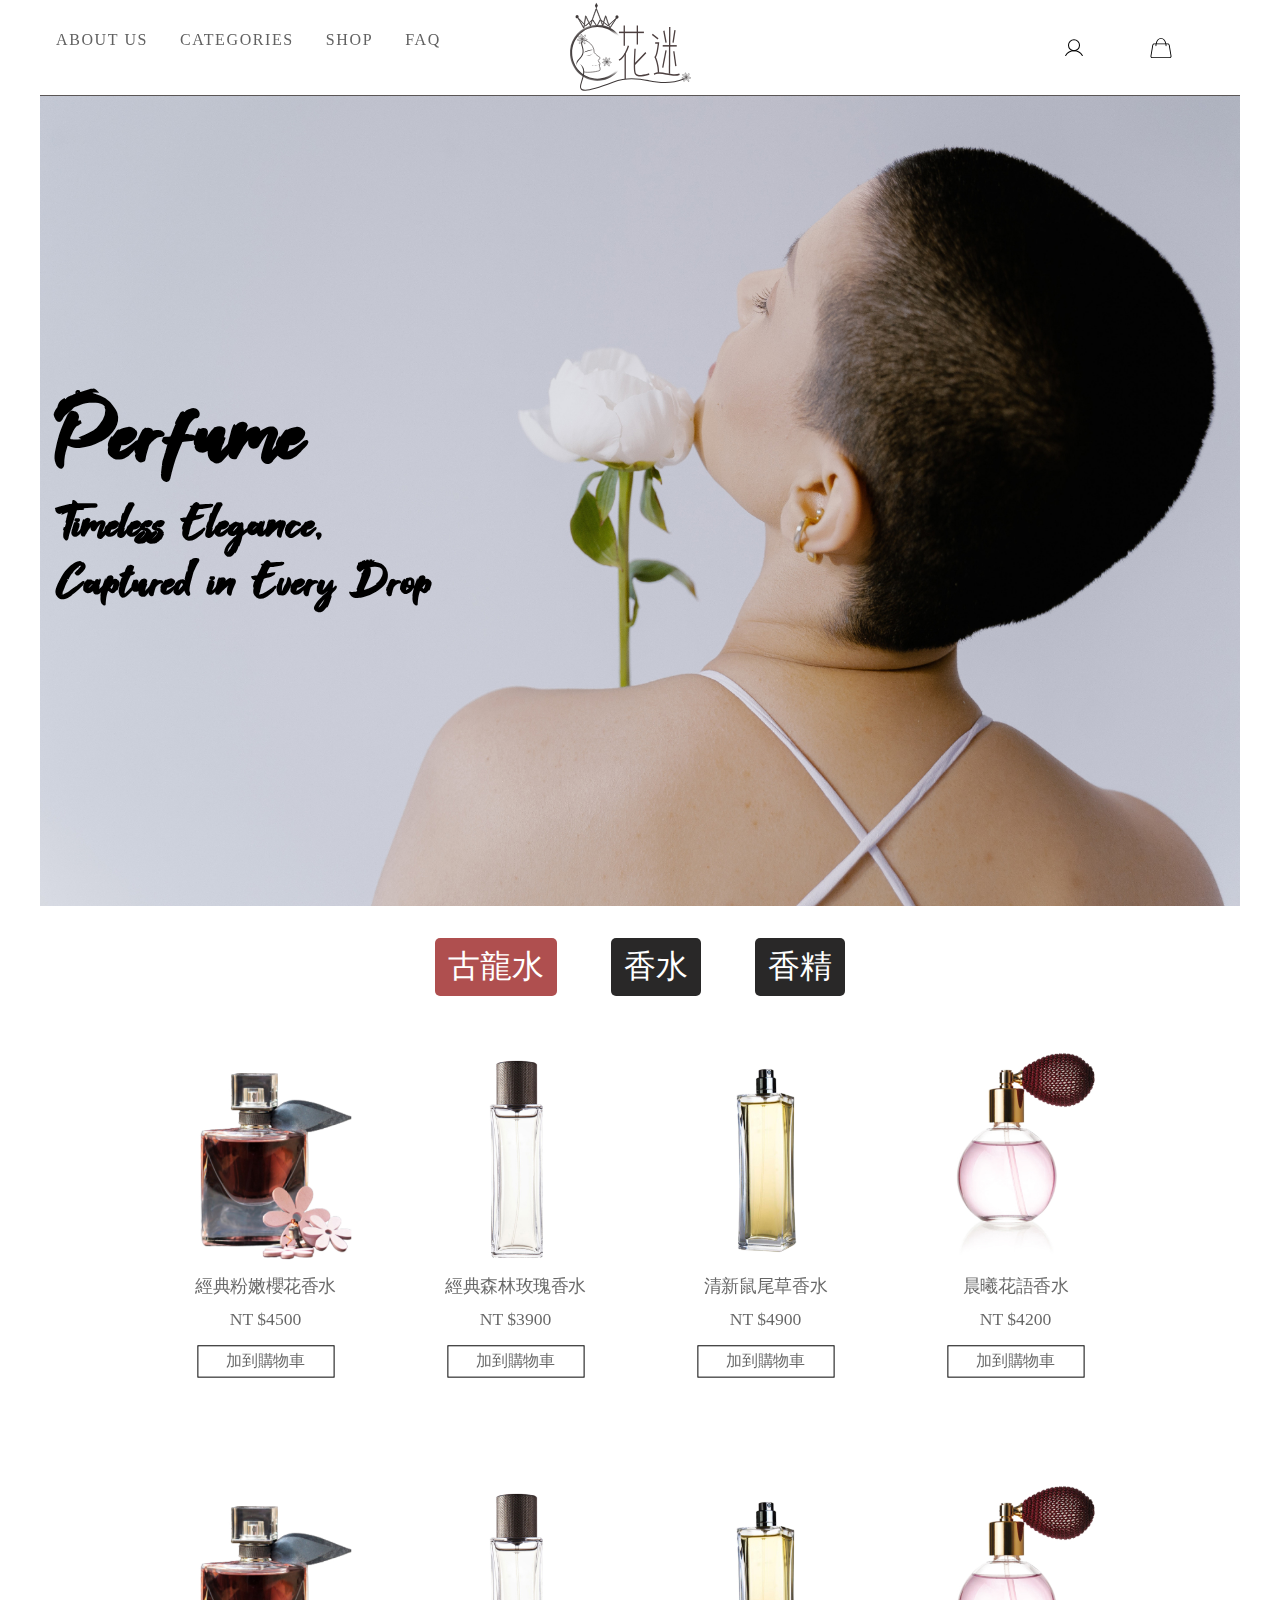
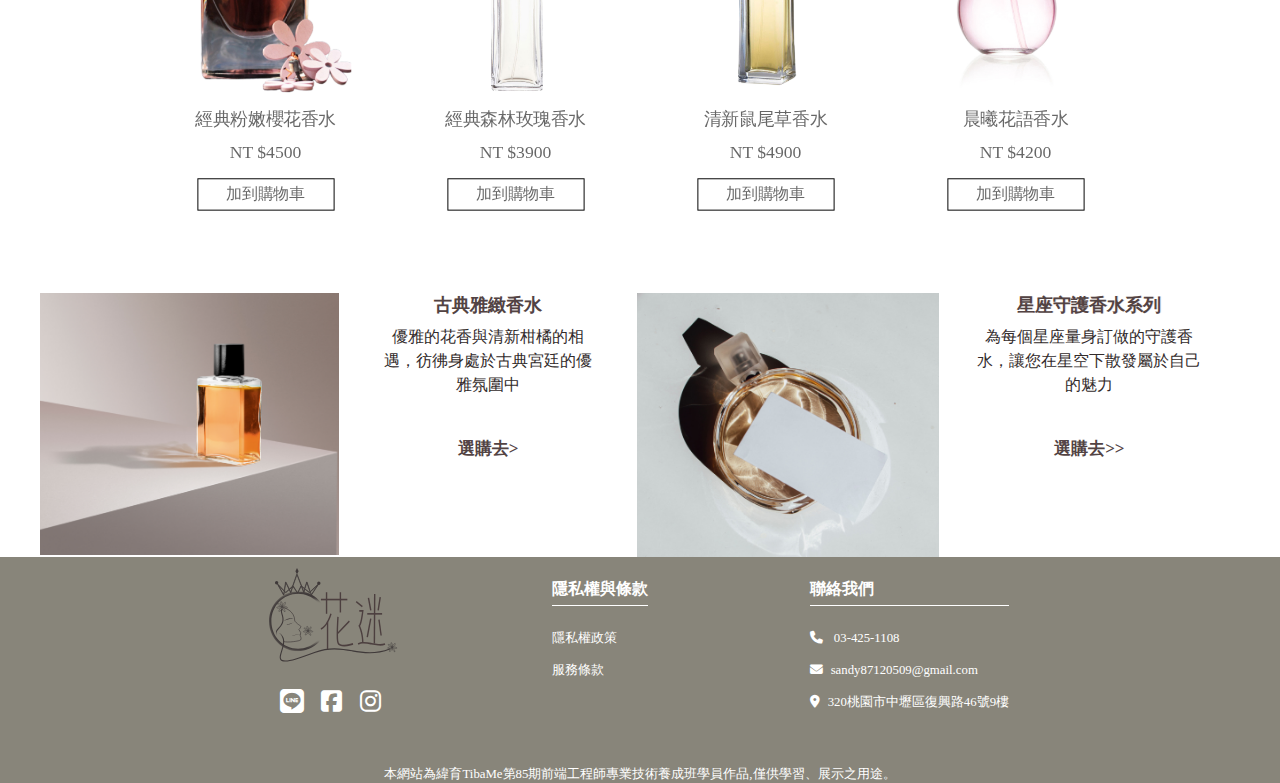
<file: html/Product.html>
<!DOCTYPE html>
<html lang="en">
    <head>
        <meta charset="UTF-8">
        <meta name="viewport" content="width=device-width, initial-scale=1.0">
        <title>Document</title>
        <link rel="stylesheet" href="../css/grid.css">
        <link rel="stylesheet" href="../css/common.css">
        <script src="../js/jquery-3.7.0.js"></script>
        <script src="../js/tab.js"></script>
        <link rel="stylesheet"
            href="https://cdnjs.cloudflare.com/ajax/libs/font-awesome/6.4.2/css/all.min.css">
        <style>
        @font-face {
  font-family: 'Foxlite';
  src: url(../css/Foxlite\ Script.woff) format("woff");
}
      
      .product_bg{
        max-width:100%;
        margin: auto;
        height: 90vmin;
        background-image: url(../RWD_pic/product_big_pic\ 2.jpg);
        background-size: cover;
        background-repeat: no-repeat;
        background-position: top;
       }
       .product_big_txt{
        width: 100%;
        height: 100%;
        display: flex;
        flex-direction: column;
        justify-content: center;
        padding: 1rem;
       }
       .product_bg h1{
        width: 50%;
        font-size: 8vw;
        font-family: 'Foxlite';
       }
       .product_bg h2{
        font-size: 4vw;
        font-family: 'Foxlite';
       }
        .product_tab {
        max-width: 1200px;
        margin: auto;
        }

        .tab-title {
        display: flex; 
        align-items: center;
        justify-content: center;
        width: 100%;
        margin: auto;
        margin-top: 2rem;
        }

        .tab-title li a {
        display: block;
        padding: 0.5rem 0.8rem;
        color: #ffffff;
        background-color: #292828;
        text-decoration: none;
        font-size: 3.5vmin;
        border-radius: 5px;
        margin: 0 1.7rem;
        }

        .tab-title li.active a {
        color: #fff;
        background-color: #AF4F4F;
        
        }
        .container{
            max-width: 1000px;
            margin: auto;
            display: flex;
            justify-content: center;
            align-items: center;
        }
        .container .card{
            transform: scale(0.98);
            transition: .3s;
            width: 70%;
            margin: 3rem auto;
        }
        .container .card:hover{
            transform: scale(1);
            transition: .3s;
        }
     
        .card a{
            text-decoration: none;
            color: rgba(0, 0, 0, 0.6);
        }
        .container .card .txt{
            font-size: 18px;
            text-align: center;
        }
        .container .card .txt p{
            margin: 0.7rem 0;
        }
        .container .card img{   
            width: 100%;
            vertical-align: top;
        }
        .product_link {
            width: 80%;
            margin: auto;
            text-align: center;
            border: 1px solid #000;
            padding: 0.3rem;
            margin-top: 1rem;
            font-size: 16px;
        }

/* 最後兩張產品圖 */
.product_last{
    max-width: 1200px;
    margin: auto;
    display: flex;
    text-align: center;
    padding-top: 2em;
  }
  .product_last img{
    width: 100%;
    vertical-align: top;
  }

  .product_last h3{
    font-size: 18px;
    color: #524343;
    text-shadow: 0.01em 0.01em 0.02em #e8e0e0;
  }
  .product_last p{
    width: 80%;
    margin: auto;
    font-size: 16px;
    padding: 0.5rem;
    line-height: 1.5rem;
    color: #322b2b;
  }
  .product_last a{
    font-size: 17px;
    color: #524343;
    font-weight: 600;
    display: block;
    margin: 2rem 0;
    text-decoration: none;
    opacity: 1;
    transition: .3s;
  }
  .product_last a:hover{
    opacity: 0.8;
    transition: .3s;
  }


    </style>
    </head>
    <body>
        <nav class="nav_main">
            <div class="nav_menu">
                <input type="checkbox" id="ham-menu">
                <label for="ham-menu">
                    <div class="hb">
                        <span></span>
                        <span></span>
                        <span></span>
                    </div>
                </label>

                <div class="sub-menu">
                    <ul>
                        <li><a href="../html/about_us.html">ABOUT US</a></li>
                        <li><a href="../html/Product.html">CATEGORIES</a></li>
                        <li><a href="../html/Shop.html">SHOP</a></li>
                        <li><a href="../html/FAQ.html">FAQ</a></li>
                    </ul>
                </div>
            </div>
            <div class="header_pic">
                <div class="logo">
                    <div class="logo_w">
                        <a href="../html/index.html">
                            <img src="../RWD_pic/logo.svg" alt="logo">
                        </a>
                    </div>
                </div>
                <div class="icon_nav">
                    <div class="user_icon">
                        <a href="../html/log-in.html"><img
                                src="../RWD_pic/user-icon.svg" alt="user_icon"></a>
                    </div>
                    <div class="cart_icon">
                        <input type="checkbox" id="bag_btn">
                        <label for="bag_btn">
                            <img src="../RWD_pic/bag-icon.svg"
                                alt="shopping-bag">
                        </label>
                        <div class="cart_menu">
                            <div class="cart_title">
                                <h1>購物車</h1>
                                <h2>SHOP CART</h2>
                            </div>
                            <div class="cart_area"><p>目前沒有東西</p></div>
                            <a href="../html/shop-cart.html"><input
                                    type="button" value="前往結帳"></a>
                        </div>
                    </div>
                </div>
            </div>
        </nav>
        <div class="product_tab">
            <div class="product_bg">
                <div class="product_big_txt">
                    <h1>Perfume</h1>
                    <h2>Timeless Elegance, <br>Captured in Every Drop</h2>
                </div>
            </div>
            <!-- tab標籤列 -->
            <ul class="tab-title">
                <li class="active">
                    <a href="javascript:;" data-tablink="Cologne">古龍水</a>
                </li>
                <li>
                    <a href="javascript:;" data-tablink="Perfume">香水</a>
                </li>
                <li>
                    <a href="javascript:;" data-tablink="essence">香精</a>
                </li>
            </ul>
            <!-- tab內容 -->
            <div class="tab-inner-wrap">
                <div id="Cologne" class="tab-inner">
                    <div class="container">
                        <div class="row row-cols-2 row-cols-lg-2">
                            <div class="col-6 col-md-4 col-lg-3">
                                <div class="card">
                                    <a href="../html/Product_content.html">
                                        <img src="../RWD_pic/perfume1.jpg" alt>

                                        <div class="txt">
                                            <p>經典粉嫩櫻花香水</p>
                                            <p>NT $4500</p>
                                        </div>
                                        <a href>
                                            <div class="product_link">
                                                加到購物車
                                            </div>
                                        </a>
                                    </a>
                                </div>
                            </div>
                            <div class="col-6 col-md-4 col-lg-3">
                                <div class="card">
                                    <a href>
                                        <img src="../RWD_pic/perfume2.jpg" alt>
                                        <div class="txt">
                                            <p>經典森林玫瑰香水</p>
                                            <p>NT $3900</p>
                                        </div>
                                        <a href>
                                            <div class="product_link">
                                                加到購物車
                                            </div>
                                        </a>
                                    </a>
                                </div>
                            </div>
                            <div class="col-6 col-md-4 col-lg-3">
                                <div class="card">
                                    <a href>
                                        <img src="../RWD_pic/perfume3.jpg" al
                                            t>
                                        <div class="txt">
                                            <p>清新鼠尾草香水</p>
                                            <p>NT $4900</p>
                                        </div>
                                        <a href>
                                            <div class="product_link">
                                                加到購物車
                                            </div>
                                        </a>
                                    </a>
                                </div>
                            </div>
                            <div class="col-6 col-md-4 col-lg-3">
                                <div class="card">
                                    <a href>
                                        <img src="../RWD_pic/perfume4.jpg"
                                            alt>
                                        <div class="txt">
                                            <p>晨曦花語香水</p>
                                            <p>NT $4200</p>
                                        </div>
                                        <a href>
                                            <div class="product_link">
                                                加到購物車
                                            </div>
                                        </a>
                                    </a>
                                </div>
                            </div>
                            <div class="col-6 col-md-4 col-lg-3">
                                <div class="card">
                                    <a href>
                                        <img src="../RWD_pic/perfume1.jpg" alt>

                                        <div class="txt">
                                            <p>經典粉嫩櫻花香水</p>
                                            <p>NT $4500</p>
                                        </div>
                                        <a href>
                                            <div class="product_link">
                                                加到購物車
                                            </div>
                                        </a>
                                    </a>
                                </div>
                            </div>
                            <div class="col-6 col-md-4 col-lg-3">
                                <div class="card">
                                    <a href>
                                        <img src="../RWD_pic/perfume2.jpg" alt>
                                        <div class="txt">
                                            <p>經典森林玫瑰香水</p>
                                            <p>NT $3900</p>
                                        </div>
                                        <a href>
                                            <div class="product_link">
                                                加到購物車
                                            </div>
                                        </a>
                                    </a>
                                </div>
                            </div>
                            <div class="col-6 col-md-4 col-lg-3">
                                <div class="card">
                                    <a href>
                                        <img src="../RWD_pic/perfume3.jpg" al
                                            t>
                                        <div class="txt">
                                            <p>清新鼠尾草香水</p>
                                            <p>NT $4900</p>
                                        </div>
                                        <a href>
                                            <div class="product_link">
                                                加到購物車
                                            </div>
                                        </a>
                                    </a>
                                </div>
                            </div>
                            <div class="col-6 col-md-4 col-lg-3">
                                <div class="card">
                                    <a href>
                                        <img src="../RWD_pic/perfume4.jpg"
                                            alt>
                                        <div class="txt">
                                            <p>晨曦花語香水</p>
                                            <p>NT $4200</p>
                                        </div>
                                        <a href>
                                            <div class="product_link">
                                                加到購物車
                                            </div>
                                        </a>
                                    </a>
                                </div>
                            </div>
                        </div>
                    </div>
                </div>
                <div id="Perfume" class="tab-inner">
                    <!-- tab2的內容 -->
                    <div class="container">
                        <div class="row row-cols-4">
                            <div class="col-6 col-md-4 col-lg-3">
                                <div class="card">
                                    <a href>
                                        <img src="../RWD_pic/perfume5.jpg" alt>

                                        <div class="txt">
                                            <p>經典粉嫩櫻花香水</p>
                                            <p>NT $4500</p>
                                        </div>
                                        <a href>
                                            <div class="product_link">
                                                加到購物車
                                            </div>
                                        </a>
                                    </a>
                                </div>
                            </div>
                            <div class="col-6 col-md-4 col-lg-3">
                                <div class="card">
                                    <a href>
                                        <img src="../RWD_pic/perfume6.jpg" alt>
                                        <div class="txt">
                                            <p>經典森林玫瑰香水</p>
                                            <p>NT $3900</p>
                                        </div>
                                        <a href>
                                            <div class="product_link">
                                                加到購物車
                                            </div>
                                        </a>
                                    </a>
                                </div>
                            </div>
                            <div class="col-6 col-md-4 col-lg-3">
                                <div class="card">
                                    <a href>
                                        <img src="../RWD_pic/ocean-1-small.jpg"
                                            al
                                            t>
                                        <div class="txt">
                                            <p>清新鼠尾草香水</p>
                                            <p>NT $4900</p>
                                        </div>
                                        <a href>
                                            <div class="product_link">
                                                加到購物車
                                            </div>
                                        </a>
                                    </a>
                                </div>
                            </div>
                            <div class="col-6 col-md-4 col-lg-3">
                                <div class="card">
                                    <a href>
                                        <img src="../RWD_pic/ocean-1 1.jpg"
                                            alt>
                                        <div class="txt">
                                            <p>晨曦花語香水</p>
                                            <p>NT $4200</p>
                                        </div>
                                        <a href>
                                            <div class="product_link">
                                                加到購物車
                                            </div>
                                        </a>
                                    </a>
                                </div>
                            </div>
                            <div class="col-6 col-md-4 col-lg-3">
                                <div class="card">
                                    <a href>
                                        <img src="../RWD_pic/perfume5.jpg" alt>

                                        <div class="txt">
                                            <p>經典粉嫩櫻花香水</p>
                                            <p>NT $4500</p>
                                        </div>
                                        <a href>
                                            <div class="product_link">
                                                加到購物車
                                            </div>
                                        </a>
                                    </a>
                                </div>
                            </div>
                            <div class="col-6 col-md-4 col-lg-3">
                                <div class="card">
                                    <a href>
                                        <img src="../RWD_pic/perfume6.jpg" alt>
                                        <div class="txt">
                                            <p>經典森林玫瑰香水</p>
                                            <p>NT $3900</p>
                                        </div>
                                        <a href>
                                            <div class="product_link">
                                                加到購物車
                                            </div>
                                        </a>
                                    </a>
                                </div>
                            </div>
                            <div class="col-6 col-md-4 col-lg-3">
                                <div class="card">
                                    <a href>
                                        <img src="../RWD_pic/ocean-1-small.jpg"
                                            al
                                            t>
                                        <div class="txt">
                                            <p>清新鼠尾草香水</p>
                                            <p>NT $4900</p>
                                        </div>
                                        <a href>
                                            <div class="product_link">
                                                加到購物車
                                            </div>
                                        </a>
                                    </a>
                                </div>
                            </div>
                            <div class="col-6 col-md-4 col-lg-3">
                                <div class="card">
                                    <a href>
                                        <img src="../RWD_pic/ocean-1 1.jpg"
                                            alt>
                                        <div class="txt">
                                            <p>晨曦花語香水</p>
                                            <p>NT $4200</p>
                                        </div>
                                        <a href>
                                            <div class="product_link">
                                                加到購物車
                                            </div>
                                        </a>
                                    </a>
                                </div>
                            </div>
                        </div>
                    </div>
                </div>
                <div id="essence" class="tab-inner">
                    <!-- tab3的內容 -->
                    <div class="container">
                        <div class="row row-cols-4">
                            <div class="col-6 col-md-4 col-lg-3">
                                <div class="card">
                                    <a href>
                                        <img src="../RWD_pic/perfum-7 1.jpg" alt>

                                        <div class="txt">
                                            <p>經典粉嫩櫻花香水</p>
                                            <p>NT $4500</p>
                                        </div>
                                        <a href>
                                            <div class="product_link">
                                                加到購物車
                                            </div>
                                        </a>
                                    </a>
                                </div>
                            </div>
                            <div class="col-6 col-md-4 col-lg-3">
                                <div class="card">
                                    <a href>
                                        <img src="../RWD_pic/perfume-8 1.jpg"
                                            alt>
                                        <div class="txt">
                                            <p>經典森林玫瑰香水</p>
                                            <p>NT $3900</p>
                                        </div>
                                        <a href>
                                            <div class="product_link">
                                                加到購物車
                                            </div>
                                        </a>
                                    </a>
                                </div>
                            </div>
                            <div class="col-6 col-md-4 col-lg-3">
                                <div class="card">
                                    <a href>
                                        <img src="../RWD_pic/perfume-9 1.jpg" al
                                            t>
                                        <div class="txt">
                                            <p>清新鼠尾草香水</p>
                                            <p>NT $4900</p>
                                        </div>
                                        <a href>
                                            <div class="product_link">
                                                加到購物車
                                            </div>
                                        </a>
                                    </a>
                                </div>
                            </div>
                            <div class="col-6 col-md-4 col-lg-3">
                                <div class="card">
                                    <a href>
                                        <img src="../RWD_pic/perfume-11.jpg" al
                                            t>
                                        <div class="txt">
                                            <p>清新鼠尾草香水</p>
                                            <p>NT $4900</p>
                                        </div>
                                        <a href>
                                            <div class="product_link">
                                                加到購物車
                                            </div>
                                        </a>
                                    </a>
                                </div>
                            </div>

                        </div>
                    </div>
                    <!-- 第三結束 -->
                </div>
            </div>
        </div>

        <div class="product_last">
            <div class="row row-cols-1 ">
                <div class="col-12 col-lg-6"><img
                        src="../RWD_pic/orgperfume.jpg" alt></div>
                <div class="col-12 col-lg-6"><h3>古典雅緻香水</h3><p>優雅的花香與清新柑橘的相遇，彷彿身處於古典宮廷的優雅氛圍中</p><a
                        href>選購去></a></div>
            </div>
            <div class="row row-cols-1">
                <div class="col-12 col-lg-6"><img
                        src="../RWD_pic/footer-product.jpg" alt></div>
                <div class="col-12 col-lg-6"><h3>星座守護香水系列</h3><p>為每個星座量身訂做的守護香水，讓您在星空下散發屬於自己的魅力</p><a
                        href>選購去>></a></div>
            </div>
        </div>

        <div class="footer">
            <div class="footer_main">
                <div class="icons">
                    <img src="../RWD_pic/logo.svg" alt>
                    <a href="#">
                        <i class="fa-brands fa-line" style="color: #ffffff;"></i>
                    </a>
                    <a href="#">
                        <i class="fa-brands fa-square-facebook"
                            style="color: #ffffff;"></i>
                    </a>
                    <a href="#">
                        <i class="fa-brands fa-instagram"
                            style="color: #ffffff;"></i>
                    </a>
                </div>
                <ul>
                    <h3>隱私權與條款</h3>
                    <li><a href="../html/privacy_terms.html">隱私權政策</a></li>
                    <li><a href="../html/privacy_terms.html">服務條款</a></li>
                </ul>
                <ul>
                    <h3>聯絡我們</h3>
                    <li><i class="fa-solid fa-phone" style="color: #ffffff;"></i>
                        03-425-1108</li>
                    <li><i class="fa-solid fa-envelope" style="color: #ffffff;"></i>sandy87120509@gmail.com</li>
                    <li><i class="fa-solid fa-location-dot"
                            style="color: #ffffff;"></i>320桃園市中壢區復興路46號9樓</li>
                </ul>
            </div>
            <p>本網站為緯育TibaMe第85期前端工程師專業技術養成班學員作品,僅供學習、展示之用途。</p>
        </div>
    </body>
</html>
</file>
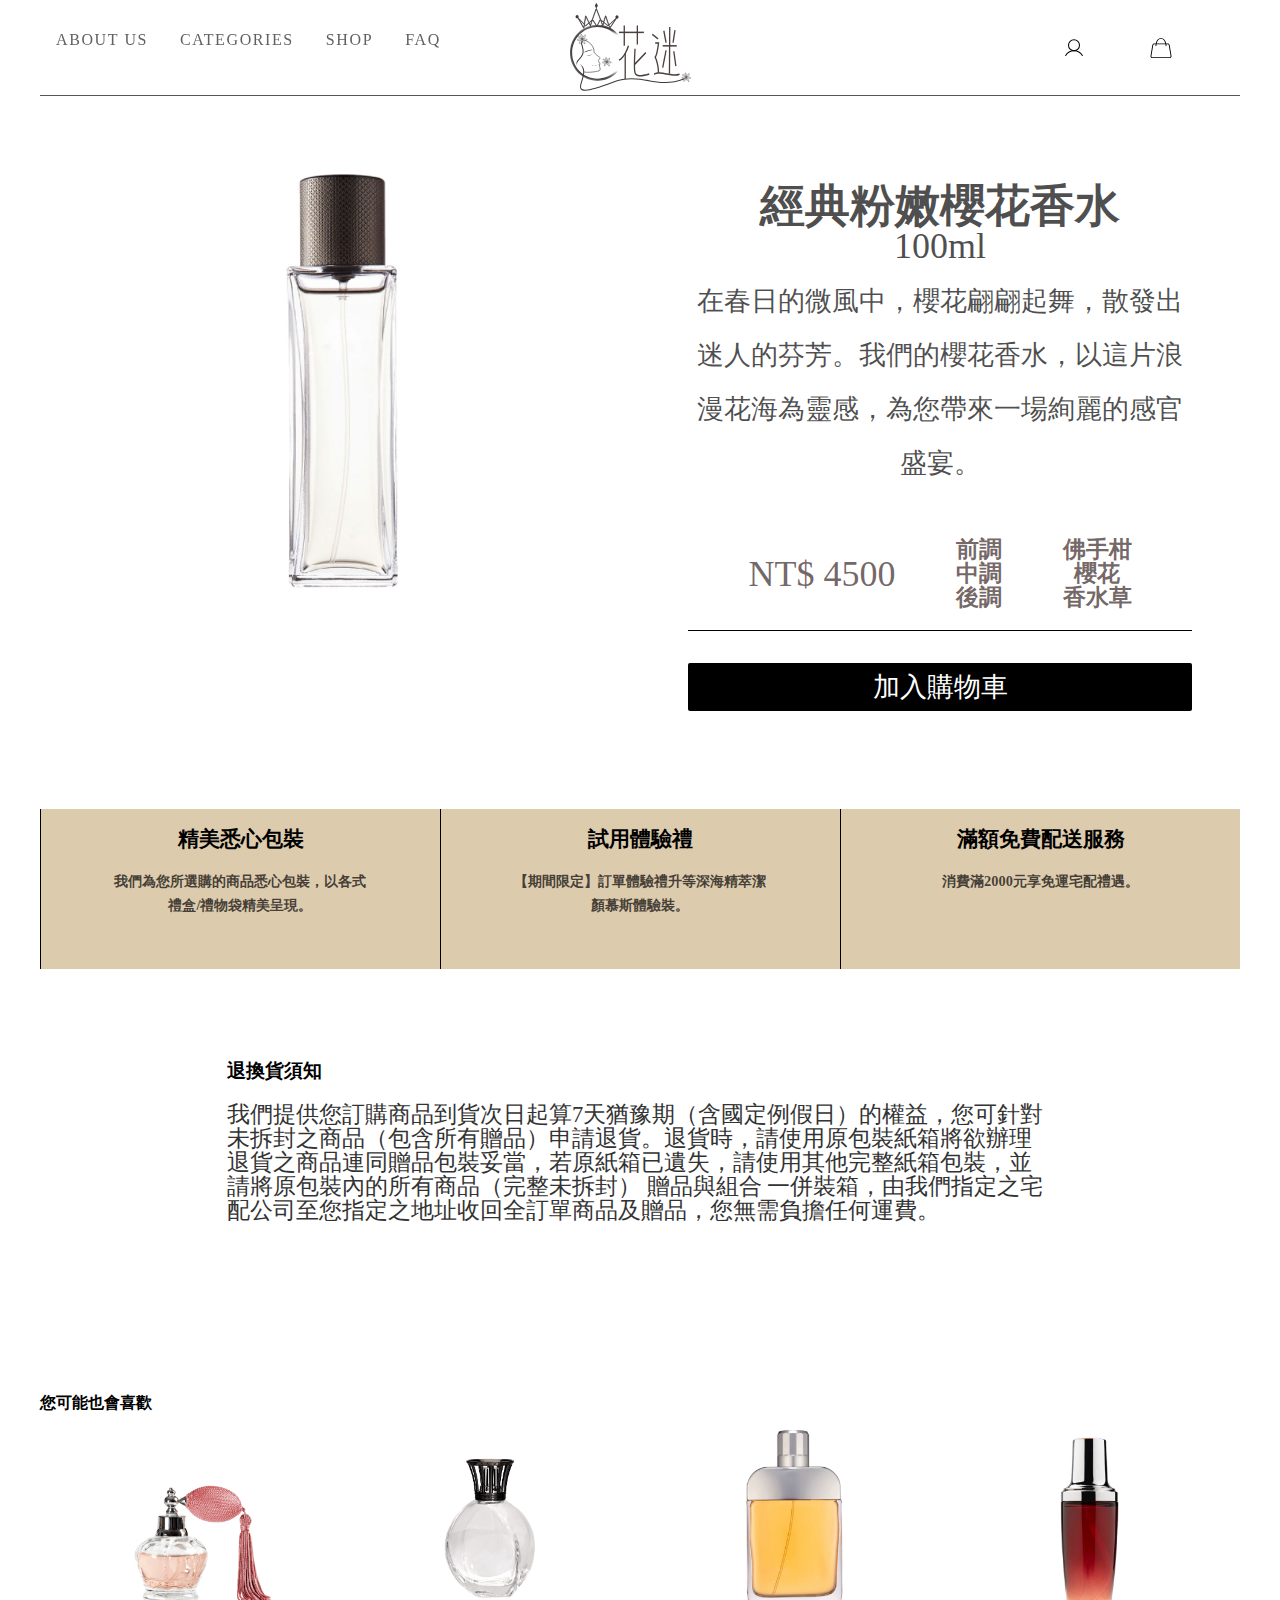
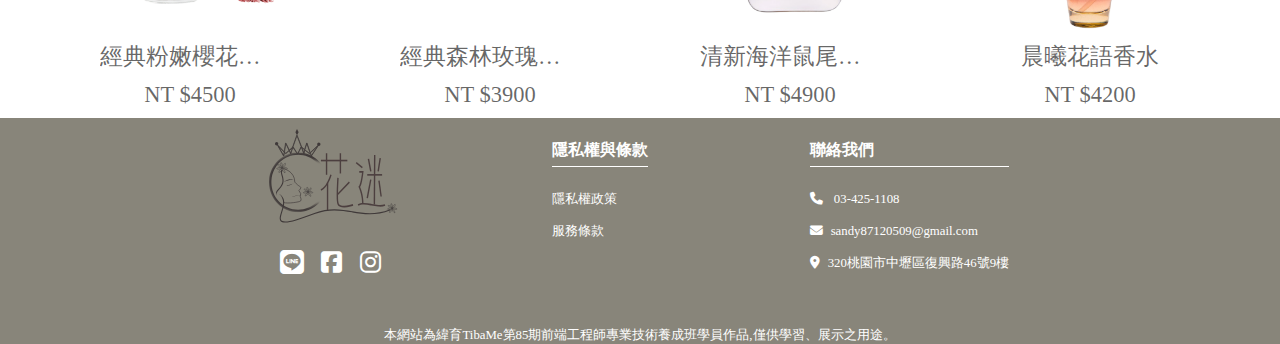
<file: html/Product_content.html>
<!DOCTYPE html>
<html lang="en">
<head>
    <meta charset="UTF-8">
    <meta name="viewport" content="width=device-width, initial-scale=1.0">
    <title>經典粉嫩櫻花香水</title>
    <link rel="icon" href="../index/logo.svg">
    <link rel="stylesheet" href="../css/grid.css">
    <link rel="stylesheet" href="../css/common.css">
    <link rel="stylesheet" href="https://cdnjs.cloudflare.com/ajax/libs/font-awesome/6.4.2/css/all.min.css">

    <style>
     

      
        .card{
            margin-top: 50px;
        }
        .card a{
            width: 100%;
        }
        .card .pic{
            width: 40vmin;
            margin: auto;
        }
        .card .pic img{
            width: 100%;
            vertical-align: top;
        }
        .card .txt{
            width: 100%;
            padding: 3rem;
            text-align: center;
            line-height: 1.5em;

        }

        .card .txt .box{
            display: flex;
            justify-content: space-evenly;
            align-items: center;
            margin-top: 3rem;
            border-bottom: #000 1px solid;
            padding-bottom: 20px;
            color: rgba(55, 36, 36, 0.7);
        }
        .txt .box .note{
            font-size: 2.5vmin;
            font-weight: 600;
        }
        .txt .box .smell{
            font-size: 2.5vmin;
            font-weight: 600;
        }
        .price{
            font-size: 4vmin;
        }
        
        .content .title{
            margin-bottom: 1rem;
            position: relative;
        }
        .content .title h3{
            color: rgba(0, 0, 0, 0.7);
            font-size: 5vmin;
        }
        .content .ml{
            margin-top: 1rem;
            color: rgba(0, 0, 0, 0.7);
            font-size: 4vmin;
        }
        .content p{
            line-height: 2em;
            font-size: 3vmin;
            color: rgba(0, 0, 0, 0.7);
        }
       .container input{
            width: 100%;
            height: 3rem;
            background-color: #000;
            outline: none;
            border: none;
            border-radius: 2px;
            color: #fff;
            cursor: pointer;
            margin-top: 2rem;
            font-size: 3vmin;
            
       }

 
        .info{
            max-width: 1200px;
            margin: auto;
            margin-top: 60px;
            line-height: 1.5em;
            padding: 10px;
        }
        .info h3{
            width: 70%;
            margin: auto;
            padding: 20px 0;
            
        }
        .info p{
            width: 70%;
            margin: auto;
            color: #333333;
            line-height: 1.5rem;
            font-size: 2.5vmin;
        }
        .wrap{
            max-width: 1200px;
            margin: auto;
            font-size: 10%;
        }
        .wrap .card .content{
            width: 100%;
            height: 10rem;
            text-align: center;
            padding: 1rem;
            border-left: 1px solid #000;
            background-color: #ddcbae;
        }
        .wrap .card .content h3{
            width: 100%;
            display: flex;
            justify-content: center;
            align-items: flex-start;
            white-space: nowrap;
            font-size: 1.3rem;
        }
        .wrap .card .content p{
            width: 70%;
            margin: 1rem auto;
            font-size: 0.9rem;
            font-weight: 600;
            line-height: 1.5rem;
        }
        .container-like{
            margin: auto;
            max-width: 1200px;
            margin-top: 10rem;
        }
        .container-like .card{
            width: 60%;
            margin: auto;
            font-size: 3vmin;
        }
        .container-like .card a{
            text-decoration: none;
            color: rgba(0, 0, 0, 0.6);
            
        }
        .container-like .card .wrap p{
            width: 100%;
            font-size: 2.5vmin;
            white-space: nowrap;
            overflow: hidden;
            text-overflow: ellipsis;
            text-align: center;
        }

        .container-like .card img{
            width: 100%;
            vertical-align: top;
        }
        .container-like .card .wrap{
            display: flex;
            margin-bottom: 10px;
        }
 
        
    </style>
</head>
<body>

    <nav class="nav_main">
        <div class="nav_menu">
          <input type="checkbox" id="ham-menu">
            <label for="ham-menu">
              <div class="hb">
                <span></span>
                <span></span>
                <span></span>
              </div>
            </label>
        
          <div class="sub-menu">
            <ul>
            <li><a href="../html/about_us.html">ABOUT US</a></li>
            <li><a href="../html/Product.html">CATEGORIES</a></li>
            <li><a href="../html/Shop.html">SHOP</a></li>
            <li><a href="../html/FAQ.html">FAQ</a></li>
            </ul>
          </div>
        </div>
        <div class="header_pic">
          <div class="logo">
            <div class="logo_w">
              <a href="../html/index.html">
                <img src="../RWD_pic/logo.svg" alt="logo">
              </a>
            </div>
          </div>
          <div class="icon_nav">
            <div class="user_icon">
              <a href="../html/log-in.html"><img src="../RWD_pic/user-icon.svg" alt="user_icon"></a>
            </div>
            <div class="cart_icon">
              <input type="checkbox" id="bag_btn">
              <label for="bag_btn">
                <img src="../RWD_pic/bag-icon.svg" alt="shopping-bag">
              </label>
              <div class="cart_menu">
                <div class="cart_title">
                  <h1>購物車</h1>
                  <h2>SHOP CART</h2>
                </div>
                <div class="cart_area"><p>目前沒有東西</p></div>
                <a href="../html/shop-cart.html"><input type="button" value="前往結帳"></a>
              </div>
            </div>
          </div>
        </div>
      </nav>
    
<div class="container">
        <div class="card">
            <div class="row row-cols-1 row-cols-md-2">
                <div class="col-12 col-lg-6">
                    <div class="pic">
                        <img src="../RWD_pic/perfume2.jpg">
                    </div>
                </div>
                <div class="col-12 col-lg-6">
                    <div class="txt">
                        <div class="content">
                            <div class="title">
                                <div class="name"><h3>經典粉嫩櫻花香水</h3></div>
                                <div class="ml">100ml</div>
                            </div>
                                
                            <p>在春日的微風中，櫻花翩翩起舞，散發出迷人的芬芳。我們的櫻花香水，以這片浪漫花海為靈感，為您帶來一場絢麗的感官盛宴。</p>
                        </div>
                        <div class="box">
                                <div class="price"><p>NT$ 4500</p></div>
                                <div class="note">
                                    <p>前調</p>
                                    <p>中調</p>
                                    <p>後調</p>
                                </div>
                                <div class="smell">
                                    <p>佛手柑</p>
                                    <p>櫻花</p>
                                    <p>香水草</p>
                                </div>
                        </div>
                        <input type="button" value="加入購物車" name="btn">

                </div>
            </div>
        </div>
    </div>
</div>



    <div class="wrap">
        <div class="row row-cols-1 row-cols-lg-3">
            <div class="col-12 col-lg-4">
                <div class="card">
                   <div class="content">
                        <h3>精美悉心包裝</h3>
                        <p>我們為您所選購的商品悉心包裝，以各式禮盒/禮物袋精美呈現。
                        </p>
                   </div>
                </div>
            </div>
            <div class="col-12 col-lg-4">
                <div class="card">
                    <div class="content">
                        <h3>試用體驗禮</h3>
                        <p>【期間限定】訂單體驗禮升等深海精萃潔顏慕斯體驗裝。
                        </p>
                    </div>
                </div>
            </div>
            <div class="col-12 col-lg-4">
                <div class="card">
                    <div class="content">
                        <h3>滿額免費配送服務</h3>
                        <p>消費滿2000元享免運宅配禮遇。
                        </p>
                    </div>
                </div>
            </div>
        </div>
    </div>

    <div class="info">
        <div class="title"><h3>退換貨須知</h3>
            <p>我們提供您訂購商品到貨次日起算7天猶豫期（含國定例假日）的權益，您可針對未拆封之商品（包含所有贈品）申請退貨。退貨時，請使用原包裝紙箱將欲辦理退貨之商品連同贈品包裝妥當，若原紙箱已遺失，請使用其他完整紙箱包裝，並請將原包裝內的所有商品（完整未拆封） 贈品與組合  一併裝箱，由我們指定之宅配公司至您指定之地址收回全訂單商品及贈品，您無需負擔任何運費。</p>
        </div>
       
    </div>
        <div class="container-like">
            <div class="h4"><h4>您可能也會喜歡</h4></div>
            <div class="row row-cols-2 row-cols-lg-2">
                <div class="col-6 col-lg-3">
                    <div class="card">
                        <a href="">
                            <img src="../RWD_pic/perfume-8 1.jpg" alt="">
                           
                                <div class="wrap">
                                    <p>經典粉嫩櫻花香水</p>
                                   
                                </div>
                                <div class="wrap">
                                    <p>NT $4500</p>
                                   
                                </div>
                               
                        </a>
                    </div>
                </div>
                <div class="col-6 col-lg-3">
                    <div class="card">
                        <a href="">
                            <img src="../RWD_pic/perfume-9 1.jpg" alt="">
                           
                                <div class="wrap">
                                    <p>經典森林玫瑰香水</p>
                                </div>
                                <div class="wrap">
                                    <p>NT $3900</p>
                                </div>
                                
                               
                        </a>
                    </div>
                </div>
                <div class="col-6 col-lg-3">
                    <div class="card">
                        <a href="">
                            <img src="../RWD_pic/perfume6.jpg" alt="">
                           
                                <div class="wrap">
                                    <p>清新海洋鼠尾草香水</p>
                                </div>
                                <div class="wrap">
                                    <p>NT $4900</p>
                                </div>
                               
                        </a>
                    </div>
                </div>
                <div class="col-6 col-lg-3">
                    <div class="card">
                        <a href="">
                            <img src="../RWD_pic/perfume5.jpg" alt="">
                           
                                <div class="wrap">
                                    <p>晨曦花語香水</p>
                                </div>
                                <div class="wrap">
                                    <p>NT $4200</p>
                                </div>
                               
                            </a>
                        </div>
                    </div>
            </div>
        </div>   
        

        <div class="footer">
            <div class="footer_main">
              <div class="icons">
                <img src="../RWD_pic/logo.svg" alt="">
                <a href="#">
                  <i class="fa-brands fa-line" style="color: #ffffff;"></i>
                </a>
                <a href="#">
                  <i class="fa-brands fa-square-facebook" style="color: #ffffff;"></i>
                </a>
                <a href="#">
                  <i class="fa-brands fa-instagram" style="color: #ffffff;"></i>
                </a>
              </div>
              <ul>
                <h3>隱私權與條款</h3>
                <li><a href="../html/privacy_terms.html">隱私權政策</a></li>
                <li><a href="../html/privacy_terms.html">服務條款</a></li>
              </ul>
              <ul>
                <h3>聯絡我們</h3>
                <li><i class="fa-solid fa-phone" style="color: #ffffff;"></i> 03-425-1108</li>
                <li><i class="fa-solid fa-envelope" style="color: #ffffff;"></i>sandy87120509@gmail.com</li>
                <li><i class="fa-solid fa-location-dot" style="color: #ffffff;"></i>320桃園市中壢區復興路46號9樓</li>
              </ul>
            </div>
            <p>本網站為緯育TibaMe第85期前端工程師專業技術養成班學員作品,僅供學習、展示之用途。</p>
          </div>
</body>
</html>
</file>
<file: css/common.css>
/* 導覽列 */

@font-face {
  font-family: 'Foxlite';
  src: url(../css/Foxlite\ Script.woff) format("woff");
}


  *{
    margin: 0;
    padding: 0;
    box-sizing: border-box;
    list-style: none;
    font-family: 'Times New Roman', Times,'Noto Serif';
  }
  #ham-menu{
    display: none;
  }
  
  .hb{
      width: 30%;
      height: 3em;
      display: block;
      position: fixed;
      z-index: 1002;
      top: 2.5rem;
      left: 1em;
  }
  .hb span{
      position: absolute;
      inset: 0;
      width: 20%;
      height: 0.1em;
      background-color: #000;
      transition: 500ms;
  
  }
  
  .hb > span:nth-child(1){
      transform: translateY(-8px);
  }
  .hb > span:last-child{
      transform: translateY(8px);
  }
  #ham-menu:checked + label span:nth-child(2) {
      transform: scale(0);
  }
  #ham-menu:checked + label span:nth-child(1) {
    transform: translateY(0px) rotate(45deg);
  }
  
  #ham-menu:checked + label span:nth-child(3) {
    transform: translateY(0px) rotate(-45deg);
  }
  .sub-menu{
      width: 100%;
      height: 100vh;
      background-color: #ffff;
      transition: 1s;
      position: absolute;
      left: 0;
      top: 0;
      z-index: 1001;
      translate: -1000% 0%;
      transition: 1.5s 0.4s;
  }
  #ham-menu:checked ~ .sub-menu{
    translate: 0% 0%;
    transition: 1s;
  }
 
  .sub-menu > ul{
      width: 100%;
      height: 100%;
      display: flex;
      flex-direction: column;
      justify-content: space-evenly;
      align-items: center;
  }
  .sub-menu a {
      text-decoration: none;
      font-size: 2rem;
      white-space: nowrap;
      letter-spacing: 0.1em;
      color: rgb(97, 97, 97);
  }
  .nav_main{
    max-width: 1200px;
    margin: auto;
    height: 6rem ;
    position: sticky;
    z-index: 1000;
    top: 0;
    background-color: #fff;
    border-bottom: #5a5656 1px solid;
  }
  .header_pic{
    height: 100%;
    display: flex;
    position: absolute;
    top: 0;
    right: 0;
    width: 60%;
    justify-content: space-between;
    align-items: center;
  }
  .logo{
    width: 30%;
    height: 100%;
  }
  .logo_w{
    width: 100%;
    height: 96%;
    margin: auto;
  }
  .logo_w img{
    width: 100%;
    height: 100%;
    vertical-align: top;
  }
  
  .icon_nav{
    width: 30%;
    display: flex;
    flex-shrink: 0;
    margin-right: 1rem;
    justify-content: space-evenly;
  }
  .icon_nav img{
    width: 2rem;
    vertical-align: top;
    padding: 5px;
  }
  .icon_nav > div{
    width: 1.8rem;
    margin: 0 0.5rem;
  }
  
  #bag_btn{
    display: none;
  }
  .cart_icon{
    position: relative;
  }
  .cart_icon label{
    cursor: pointer;
  }
  .cart_area{
    display: flex;
    justify-content: center;
    align-items: center;
    font-size: 1em;
  }
  .cart_menu{
    width: 30vw;
   
    background-color: #ffff;
    position: absolute;
    right: 0;
    top: 8vh;
    text-align: center;
    opacity: 0;
    transition: 1s;
    border: #000 solid 1px;
  }
  #bag_btn:checked ~.cart_menu{
    opacity: 1;
    transition: 1s;
  }
  .cart_title{
    margin: 1em;
    font-size: 1vw;
    border-bottom: #666 solid 1px;
  }
  
  .cart_menu input[type=button]{
    background-color: #000;
    color: #fff;
    font-size: 1vw;
    padding: 0.6em  4em;
    cursor: pointer;
    margin: 1rem 0;

  }
  .icon_search{
    position: relative;
  }
  .icon_search label{
    cursor: pointer;
  }
  @media screen and (max-width: 992px) {
    .logo {
      top: 5%;
    }
    .logo_w {
      width: 100%;
    }
  }
  @media screen and (min-width:993px) {
    .hb{
      display: none;
    }
    .sub-menu{
      
      translate:0% 0%;
      top: 30px;
      height: 20px;
      width: 400px;
      background-color: transparent;
      border: none;
    }

    .sub-menu > ul{
      display: flex;
      justify-content: flex-start;
      flex-direction: row;
    }
    .sub-menu > ul >li{
      margin: 0 1em;
    }
    .sub-menu a{
      font-size: 16px;
    }
    .sub-menu >ul> li:hover{
      border-bottom: #5a5656 1.2px solid;
    }
    .sub-menu a:hover{
      color: #AF4F4F;
      font-size: 17px;
    }
  }

  

/* footer_css */
.footer{
    max-width: 100vw;
    margin: auto;
    text-align: center;
    background-color: #88857a;
    color: #fff;
}
.footer p{
  font-size: 0.8rem;
}

.footer_main{
    max-width: 900px;
    margin: auto;
    display: flex;
    justify-content: space-around;
    line-height: 2em;
    text-align: left;
    margin-bottom: 2em;
}
.footer_main > ul{
  padding: 1rem 0.5rem;
}

.footer_main > ul > h3{
    font-size: 1rem;
    font-weight: 600;
    border-bottom: 1.2px solid #ffffff;
    margin-bottom: 1rem;
}
.footer_main > ul a{
    font-size: 0.8rem;
    text-decoration: none;
    color: #fff;
}
.footer_main > ul a:hover{
    opacity: 0.8;
    transition: all .3s;
}
.footer_main li{
    font-size: 0.8rem;
    text-overflow: clip;
}
.footer_main li i{
  margin-right: 0.5rem;
}
.footer_main li img{
    width: 1.2rem;
    margin: 0.4em;
    vertical-align: top;
}
.footer .icons{
  width: 15%;
  display: flex;
  justify-content: space-evenly;
  flex-wrap: wrap;
}
.footer .icons img{
  width: 100%;
  margin-bottom: 1rem;
}
.footer .icons a{
  width: fit-content;
  font-size: 1.5rem;
  text-align: center;
}

@media screen and (max-width:992px) {
    .footer_main{
        display: inline-block;
    }
    .footer .icons{
      width: 40%;
      margin: auto;
    }
}
</file>
<file: css/login.css>
* {
  margin: 0;
  padding: 0;
  list-style: none;
 }



  .wrapper img {
  max-width: 100%; 
}

.wrapper {
  max-width: 1200px;
  margin: auto;
  height: 100vh;
  background-size: contain;
  background-repeat: no-repeat;
  display: flex;
  align-items: center; 
  background-color: #817373;
  background-blend-mode: multiply;
}

.inner {
  padding: 2rem;
  background: #fff;
  width: 50rem;
  margin: auto;
  display: flex; 
  }

  .inner .image-holder {
    width: 80%;
  }
  .inner form {
    width: 50%;
    padding: 1rem 2rem;
   }
   .log-link{
    width: 100%;
    display: flex;
    justify-content: space-between;
   }
   .inner form a{
    text-decoration: none;
    color: #333;
   }
  .inner h3{
    font-size: 1.5rem;
    text-align: center;
    margin-bottom: 1rem;
  }
    .inner h3+p{
      text-align: center;
      margin-bottom: 2rem;
    }

  .form-group input {
    width: 50%; 
  }
  .form-group input:first-child {
    margin-right: 25px; 
  }


.form-wrapper {
  position: relative; 
}
  .form-wrapper i {
    position: absolute;
    bottom: 9px;
    right: 0; 
  }

.form-control {
  border: 1px solid #333;
  border-top: none;
  border-right: none;
  border-left: none;
  display: block;
  width: 100%;
  height: 30px;
  padding: 0;
  margin-bottom: 25px; }

.wrapper button {
  border: none;
  width: 164px;
  height: 51px;
  margin: auto;
  margin-top: 40px;
  cursor: pointer;
  display: flex;
  align-items: center;
  justify-content: center;
  padding: 0;
  background: #333;
  font-size: 15px;
  color: #fff;
}



    @media screen and (max-width:992px) {
      .inner {
        width: 100%;
        display: block;
      }
      .inner form{
        width: 100%;
      }
      .inner .image-holder{
        width: 100%;
      }
    }
</file>
<file: css/grid.css>
*{
    margin: 0;
    padding: 0;
    list-style: none;
}
:root{
    --column:10;
}
.container{
    max-width: 1200px;
    margin: auto;
    padding-left: var(--column);
    padding-right: var(--column);
}
.row{
    display: flex;
    flex-wrap: wrap;
    margin-left: calc(var(--column * -1) * -1);
    margin-right: calc(var(--column * -1) * -1);
}
[class*="col-"],
[class*="row-cols-"] > .col
{
    padding: 0 var(--column);
    box-sizing: border-box;
}

.col-1{width: 8.333333%;}
.col-2{width: 16.666666%;}
.col-3{width: 25%;}
.col-4{width: 33.333333%;}
.col-5{width: 41.666666%;}
.col-6{width: 50%;}
.col-7{width: 58.333333%;}
.col-8{width: 66.666666%;}
.col-9{width: 75%;}
.col-10{width: 83.333333%;}
.col-11{width: 91.666666%;}
.col-12{width: 100%;}

@media screen and (min-width:768px) {
    .col-md-1{width: 8.333333%;}
    .col-md-2{width: 16.666666%;}
    .col-md-3{width: 25%;}
    .col-md-4{width: 33.333333%;}
    .col-md-5{width: 41.666666%;}
    .col-md-6{width: 50%;}
    .col-md-7{width: 58.333333%;}
    .col-md-8{width: 66.666666%;}
    .col-md-9{width: 75%;}
    .col-md-10{width: 83.333333%;}
    .col-md-11{width: 91.666666%;}
    .col-md-12{width: 100%;}            
}
@media screen and (min-width:1024px) {
    .col-lg-1{width: 8.333333%;}
    .col-lg-2{width: 16.666666%;}
    .col-lg-3{width: 25%;}
    .col-lg-4{width: 33.333333%;}
    .col-lg-5{width: 41.666666%;}
    .col-lg-6{width: 50%;}
    .col-lg-7{width: 58.333333%;}
    .col-lg-8{width: 66.666666%;}
    .col-lg-9{width: 75%;}
    .col-lg-10{width: 83.333333%;}
    .col-lg-11{width: 91.666666%;}
    .col-lg-12{width: 100%;}            
}
@media screen and (min-width:1200px) {
    .col-xl-1{width: 8.333333%;}
    .col-xl-2{width: 16.666666%;}
    .col-xl-3{width: 25%;}
    .col-xl-4{width: 33.333333%;}
    .col-xl-5{width: 41.666666%;}
    .col-xl-6{width: 50%;}
    .col-xl-7{width: 58.333333%;}
    .col-xl-8{width: 66.666666%;}
    .col-xl-9{width: 75%;}
    .col-xl-10{width: 83.333333%;}
    .col-xl-11{width: 91.666666%;}
    .col-xl-12{width: 100%;}            
}

.row-cols-1 > .col{
    width: 100%;
}
.row-cols-2 > .col{
    width: 50%;
}
.row-cols-3 > .col{
    width: 33.333333%;
}
.row-cols-4 > .col{
    width: 25%;
}
.row-cols-5 > .col{
    width: 20%;
}
.row-cols-6 > .col{
    width: 16.666666%;
}
@media screen and (min-width:768px) {
    .row-cols-md-1 > .col{
        width: 100%;
    }
    .row-cols-md-2 > .col{
        width: 50%;
    }
    .row-cols-md-3 > .col{
        width: 33.333333%;
    }
    .row-cols-md-4 > .col{
        width: 25%;
    }
    .row-cols-md-5 > .col{
        width: 20%;
    }
    .row-cols-md-6 > .col{
        width: 16.666666%;
    }          
}
@media screen and (min-width:1024px) {
    .row-cols-lg-1 > .col{
        width: 100%;
    }
    .row-cols-lg-2 > .col{
        width: 50%;
    }
    .row-cols-lg-3 > .col{
        width: 33.333333%;
    }
    .row-cols-lg-4 > .col{
        width: 25%;
    }
    .row-cols-lg-5 > .col{
        width: 20%;
    }
    .row-cols-lg-6 > .col{
        width: 16.666666%;
    }          
}
@media screen and (min-width:1200px) {
    .row-cols-xl-1 > .col{
        width: 100%;
    }
    .row-cols-xl-2 > .col{
        width: 50%;
    }
    .row-cols-xl-3 > .col{
        width: 33.333333%;
    }
    .row-cols-xl-4 > .col{
        width: 25%;
    }
    .row-cols-xl-5 > .col{
        width: 20%;
    }
    .row-cols-xl-6 > .col{
        width: 16.666666%;
    }          
}
</file>
